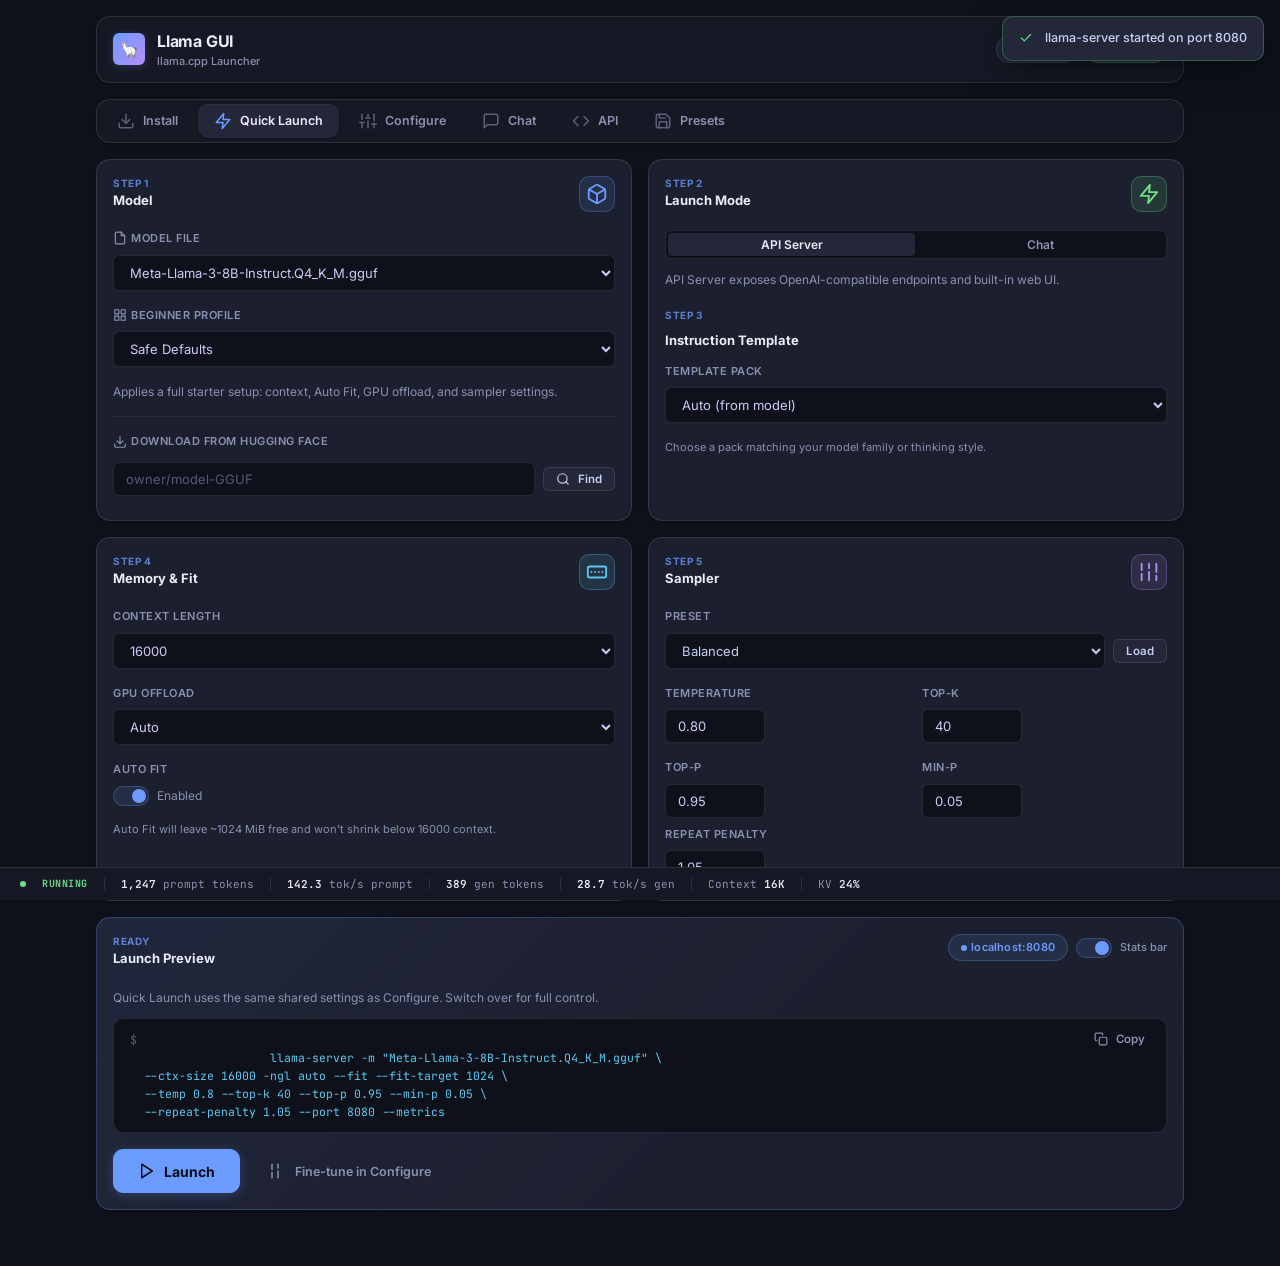
<file: ui/mockup-top-tabs.html>
<!DOCTYPE html>
<html lang="en">
<head>
    <meta charset="UTF-8">
    <meta name="viewport" content="width=device-width, initial-scale=1.0">
    <meta name="color-scheme" content="dark">
    <title>Llama GUI — Mockup: Polished Top Tabs</title>
    <link rel="icon" href="data:image/svg+xml,<svg xmlns='http://www.w3.org/2000/svg' viewBox='0 0 32 32'><text y='28' font-size='28'>🦙</text></svg>">
    <link rel="preconnect" href="https://fonts.googleapis.com">
    <link rel="preconnect" href="https://fonts.gstatic.com" crossorigin>
    <link href="https://fonts.googleapis.com/css2?family=Inter:wght@400;500;600;700&family=JetBrains+Mono:wght@400;500;600&display=swap" rel="stylesheet">
    <style>
        *, *::before, *::after { margin: 0; padding: 0; box-sizing: border-box; }

        :root {
            --bg-base: #0f111a;
            --bg-surface: #161824;
            --bg-raised: #1c1f2e;
            --bg-elevated: #232738;
            --bg-hover: #2a2e42;
            --fg: #c8cef5;
            --fg-muted: #8b91b0;
            --fg-bright: #eaecf8;
            --fg-faint: #555a74;
            --accent: #6c9bff;
            --accent-hover: #85aeff;
            --accent-subtle: rgba(108, 155, 255, 0.12);
            --accent-border: rgba(108, 155, 255, 0.28);
            --green: #6ee08a;
            --green-subtle: rgba(110, 224, 138, 0.12);
            --green-border: rgba(110, 224, 138, 0.28);
            --red: #ff6b8a;
            --red-subtle: rgba(255, 107, 138, 0.12);
            --red-border: rgba(255, 107, 138, 0.28);
            --yellow: #f0c75e;
            --yellow-subtle: rgba(240, 199, 94, 0.12);
            --yellow-border: rgba(240, 199, 94, 0.28);
            --cyan: #5cc8f0;
            --magenta: #b48efa;
            --border: rgba(255, 255, 255, 0.06);
            --border-strong: rgba(255, 255, 255, 0.10);

            --radius-xs: 4px;
            --radius-sm: 6px;
            --radius-md: 10px;
            --radius-lg: 14px;

            --shadow-sm: 0 1px 2px rgba(0,0,0,0.3);
            --shadow-md: 0 4px 12px rgba(0,0,0,0.25), 0 1px 3px rgba(0,0,0,0.15);
            --shadow-lg: 0 12px 36px rgba(0,0,0,0.35), 0 2px 8px rgba(0,0,0,0.2);
            --shadow-accent: 0 2px 12px rgba(108, 155, 255, 0.25);

            --font: 'Inter', system-ui, -apple-system, sans-serif;
            --mono: 'JetBrains Mono', 'Cascadia Code', 'Fira Code', monospace;

            --space-1: 4px;
            --space-2: 8px;
            --space-3: 12px;
            --space-4: 16px;
            --space-5: 20px;
            --space-6: 24px;

            --ease-fast: 0.12s ease;
            --ease-med: 0.2s cubic-bezier(0.4, 0, 0.2, 1);
        }

        @media (prefers-reduced-motion: reduce) {
            *, *::before, *::after { transition-duration: 0s !important; animation-duration: 0s !important; }
        }

        body {
            background: var(--bg-base);
            color: var(--fg);
            font-family: var(--font);
            font-size: 13px;
            line-height: 1.5;
            min-height: 100vh;
            -webkit-font-smoothing: antialiased;
        }

        .icon {
            display: inline-flex;
            align-items: center;
            justify-content: center;
            width: 18px;
            height: 18px;
            flex-shrink: 0;
        }
        .icon svg {
            width: 100%;
            height: 100%;
            stroke: currentColor;
            stroke-width: 2;
            stroke-linecap: round;
            stroke-linejoin: round;
            fill: none;
        }
        .icon-sm { width: 14px; height: 14px; }
        .icon-lg { width: 22px; height: 22px; }

        #app {
            max-width: 1120px;
            margin: 0 auto;
            padding: var(--space-4);
            padding-bottom: 56px;
        }

        .app-header {
            display: flex;
            align-items: center;
            justify-content: space-between;
            padding: var(--space-3) var(--space-4);
            margin-bottom: var(--space-4);
            background: var(--bg-surface);
            border: 1px solid var(--border-strong);
            border-radius: var(--radius-lg);
            box-shadow: var(--shadow-sm);
        }

        .app-brand {
            display: flex;
            align-items: center;
            gap: var(--space-3);
        }

        .app-logo {
            width: 32px;
            height: 32px;
            border-radius: var(--radius-sm);
            background: linear-gradient(135deg, var(--accent) 0%, var(--magenta) 100%);
            display: flex;
            align-items: center;
            justify-content: center;
            font-size: 16px;
            box-shadow: 0 2px 8px rgba(108, 155, 255, 0.2);
        }

        .app-title {
            font-size: 16px;
            font-weight: 700;
            color: var(--fg-bright);
            letter-spacing: -0.2px;
        }

        .app-subtitle {
            font-size: 11px;
            color: var(--fg-muted);
            font-weight: 500;
        }

        .header-badges {
            display: flex;
            gap: var(--space-2);
            align-items: center;
        }

        .badge {
            display: inline-flex;
            align-items: center;
            gap: var(--space-1);
            padding: var(--space-1) var(--space-3);
            border-radius: 100px;
            font-size: 11px;
            font-weight: 600;
            letter-spacing: 0.2px;
        }
        .badge-neutral { background: var(--bg-elevated); color: var(--fg-muted); border: 1px solid var(--border-strong); }
        .badge-green { background: var(--green-subtle); color: var(--green); border: 1px solid var(--green-border); }
        .badge-accent { background: var(--accent-subtle); color: var(--accent); border: 1px solid var(--accent-border); }

        .badge-dot {
            width: 6px;
            height: 6px;
            border-radius: 50%;
            background: currentColor;
            animation: pulse-dot 2s ease infinite;
        }
        @keyframes pulse-dot {
            0%, 100% { opacity: 1; }
            50% { opacity: 0.4; }
        }

        .tab-nav {
            display: flex;
            align-items: center;
            gap: var(--space-1);
            margin-bottom: var(--space-4);
            padding: var(--space-1);
            background: var(--bg-surface);
            border: 1px solid var(--border-strong);
            border-radius: var(--radius-lg);
            box-shadow: var(--shadow-sm);
            overflow-x: auto;
        }

        .tab-btn {
            display: flex;
            align-items: center;
            gap: var(--space-2);
            padding: var(--space-2) var(--space-4);
            border: none;
            border-radius: var(--radius-md);
            background: transparent;
            color: var(--fg-muted);
            font-family: var(--font);
            font-size: 12.5px;
            font-weight: 600;
            cursor: pointer;
            transition: all var(--ease-fast);
            white-space: nowrap;
        }

        .tab-btn:hover {
            color: var(--fg);
            background: var(--bg-hover);
        }

        .tab-btn.active {
            color: var(--fg-bright);
            background: var(--bg-elevated);
            box-shadow: var(--shadow-sm), inset 0 1px 0 rgba(255,255,255,0.04);
        }

        .tab-btn .icon { opacity: 0.6; transition: opacity var(--ease-fast); }
        .tab-btn.active .icon, .tab-btn:hover .icon { opacity: 1; }
        .tab-btn.active .icon { color: var(--accent); }

        .panel {
            background: var(--bg-surface);
            border: 1px solid var(--border-strong);
            border-radius: var(--radius-lg);
            padding: var(--space-5);
            box-shadow: var(--shadow-md);
        }

        .panel-title {
            font-size: 15px;
            font-weight: 700;
            color: var(--fg-bright);
            margin-bottom: var(--space-4);
            display: flex;
            align-items: center;
            gap: var(--space-2);
        }

        .card {
            padding: var(--space-4);
            border: 1px solid var(--border-strong);
            border-radius: var(--radius-lg);
            background: var(--bg-raised);
            box-shadow: var(--shadow-sm);
            transition: box-shadow var(--ease-med), border-color var(--ease-med);
        }
        .card:hover {
            border-color: var(--accent-border);
            box-shadow: var(--shadow-md), 0 0 0 1px var(--accent-border);
        }

        .card-header {
            display: flex;
            align-items: flex-start;
            justify-content: space-between;
            gap: var(--space-3);
            margin-bottom: var(--space-4);
        }

        .card-title {
            font-size: 13px;
            font-weight: 700;
            color: var(--fg-bright);
            margin-bottom: var(--space-1);
        }

        .card-kicker {
            font-size: 10px;
            font-weight: 700;
            letter-spacing: 0.6px;
            text-transform: uppercase;
            color: var(--accent);
            opacity: 0.8;
        }

        .card-icon {
            width: 36px;
            height: 36px;
            border-radius: var(--radius-md);
            display: flex;
            align-items: center;
            justify-content: center;
            flex-shrink: 0;
        }
        .card-icon.icon-blue { background: var(--accent-subtle); color: var(--accent); border: 1px solid var(--accent-border); }
        .card-icon.icon-green { background: var(--green-subtle); color: var(--green); border: 1px solid var(--green-border); }
        .card-icon.icon-cyan { background: rgba(92, 200, 240, 0.12); color: var(--cyan); border: 1px solid rgba(92, 200, 240, 0.28); }
        .card-icon.icon-magenta { background: rgba(180, 142, 250, 0.12); color: var(--magenta); border: 1px solid rgba(180, 142, 250, 0.28); }

        .form-group { margin-bottom: var(--space-4); }

        .form-label {
            display: flex;
            align-items: center;
            gap: var(--space-1);
            font-size: 11px;
            font-weight: 600;
            color: var(--fg-muted);
            text-transform: uppercase;
            letter-spacing: 0.5px;
            margin-bottom: var(--space-2);
        }

        .input-row {
            display: flex;
            gap: var(--space-2);
            align-items: center;
        }

        input[type="text"], input[type="number"], select {
            background: var(--bg-base);
            border: 1px solid var(--border-strong);
            border-radius: var(--radius-sm);
            color: var(--fg);
            padding: var(--space-2) var(--space-3);
            font-family: var(--font);
            font-size: 13px;
            outline: none;
            transition: border-color var(--ease-fast), box-shadow var(--ease-fast);
        }
        input:focus, select:focus {
            border-color: var(--accent);
            box-shadow: 0 0 0 3px var(--accent-subtle);
        }
        input::placeholder { color: var(--fg-faint); }
        select { cursor: pointer; min-width: 160px; }
        input[type="text"] { flex: 1; min-width: 120px; }
        input[type="number"] { width: 100px; }

        .toggle {
            position: relative;
            display: inline-flex;
            align-items: center;
            gap: var(--space-2);
            cursor: pointer;
            font-size: 12px;
            color: var(--fg-muted);
            font-weight: 500;
        }
        .toggle input { display: none; }
        .toggle-track {
            width: 36px;
            height: 20px;
            border-radius: 10px;
            background: var(--bg-elevated);
            border: 1px solid var(--border-strong);
            position: relative;
            transition: all var(--ease-fast);
        }
        .toggle-thumb {
            position: absolute;
            top: 2px;
            left: 2px;
            width: 14px;
            height: 14px;
            border-radius: 50%;
            background: var(--fg-muted);
            transition: all var(--ease-fast);
        }
        .toggle input:checked + .toggle-track {
            background: var(--accent-subtle);
            border-color: var(--accent-border);
        }
        .toggle input:checked + .toggle-track .toggle-thumb {
            transform: translateX(16px);
            background: var(--accent);
        }

        .seg-control {
            display: inline-flex;
            background: var(--bg-base);
            border: 1px solid var(--border-strong);
            border-radius: var(--radius-sm);
            padding: 2px;
            gap: 2px;
        }
        .seg-btn {
            padding: var(--space-1) var(--space-3);
            border: none;
            border-radius: var(--radius-xs);
            background: transparent;
            color: var(--fg-muted);
            font-family: var(--font);
            font-size: 12px;
            font-weight: 600;
            cursor: pointer;
            transition: all var(--ease-fast);
        }
        .seg-btn:hover { color: var(--fg); }
        .seg-btn.active {
            background: var(--bg-elevated);
            color: var(--fg-bright);
            box-shadow: var(--shadow-sm);
        }

        .btn {
            display: inline-flex;
            align-items: center;
            justify-content: center;
            gap: var(--space-2);
            padding: var(--space-2) var(--space-4);
            border: 1px solid var(--border-strong);
            border-radius: var(--radius-sm);
            background: var(--bg-elevated);
            color: var(--fg);
            font-family: var(--font);
            font-size: 12.5px;
            font-weight: 600;
            cursor: pointer;
            transition: all var(--ease-fast);
            white-space: nowrap;
        }
        .btn:hover { background: var(--bg-hover); border-color: rgba(255,255,255,0.14); }
        .btn:active { transform: scale(0.97); }

        .btn-primary {
            background: var(--accent);
            color: #0a0e1a;
            border-color: var(--accent);
            font-weight: 700;
            box-shadow: var(--shadow-accent);
        }
        .btn-primary:hover { background: var(--accent-hover); border-color: var(--accent-hover); }

        .btn-danger { background: var(--red-subtle); color: var(--red); border-color: var(--red-border); }
        .btn-danger:hover { background: rgba(255, 107, 138, 0.2); }

        .btn-ghost { background: transparent; border-color: transparent; color: var(--fg-muted); }
        .btn-ghost:hover { color: var(--fg); background: var(--bg-hover); }

        .btn-sm { padding: var(--space-1) var(--space-3); font-size: 11.5px; }
        .btn-lg { padding: var(--space-3) var(--space-6); font-size: 14px; border-radius: var(--radius-md); }

        .quick-grid {
            display: grid;
            grid-template-columns: repeat(2, minmax(0, 1fr));
            gap: var(--space-4);
        }
        .quick-grid .span-full { grid-column: 1 / -1; }

        .launch-preview {
            background: linear-gradient(135deg, rgba(108, 155, 255, 0.06) 0%, transparent 60%), var(--bg-raised);
            border-color: var(--accent-border);
        }

        .code-block {
            display: block;
            margin-top: var(--space-3);
            padding: var(--space-3) var(--space-4);
            background: var(--bg-base);
            border: 1px solid var(--border-strong);
            border-radius: var(--radius-md);
            color: var(--cyan);
            font-family: var(--mono);
            font-size: 11.5px;
            line-height: 1.55;
            white-space: pre-wrap;
            word-break: break-word;
            position: relative;
        }
        .code-block::before {
            content: "$";
            color: var(--fg-faint);
            margin-right: var(--space-2);
        }

        .copy-btn { position: absolute; top: var(--space-2); right: var(--space-2); }

        .accordion {
            border: 1px solid var(--border-strong);
            border-radius: var(--radius-md);
            overflow: hidden;
            margin-bottom: var(--space-2);
            box-shadow: var(--shadow-sm);
        }
        .accordion-trigger {
            width: 100%;
            display: flex;
            align-items: center;
            gap: var(--space-3);
            padding: var(--space-3) var(--space-4);
            background: var(--bg-raised);
            border: none;
            color: var(--fg);
            font-family: var(--font);
            font-size: 13px;
            font-weight: 600;
            cursor: pointer;
            text-align: left;
            transition: background var(--ease-fast);
        }
        .accordion-trigger:hover { background: var(--bg-elevated); }
        .accordion-trigger .chevron { transition: transform var(--ease-med); color: var(--fg-faint); }
        .accordion-trigger.open .chevron { transform: rotate(90deg); }
        .accordion-trigger .count { margin-left: auto; font-size: 11px; color: var(--fg-faint); font-weight: 500; }
        .accordion-body {
            padding: var(--space-3) var(--space-4);
            border-top: 1px solid var(--border);
            background: var(--bg-surface);
        }

        .flag-row {
            display: grid;
            grid-template-columns: 1fr 1fr;
            gap: var(--space-3) var(--space-5);
            align-items: center;
            padding: var(--space-2) 0;
        }
        .flag-name { font-family: var(--mono); font-size: 12px; color: var(--cyan); font-weight: 500; }
        .flag-desc { font-size: 11px; color: var(--fg-muted); margin-top: var(--space-1); }

        .progress-wrap { margin: var(--space-4) 0; }
        .progress-track {
            height: 6px;
            background: var(--bg-base);
            border-radius: 3px;
            overflow: hidden;
            border: 1px solid var(--border);
        }
        .progress-fill {
            height: 100%;
            background: linear-gradient(90deg, var(--accent), var(--magenta));
            border-radius: 3px;
            width: 67%;
            transition: width 0.4s ease;
            position: relative;
        }
        .progress-fill::after {
            content: '';
            position: absolute;
            inset: 0;
            background: linear-gradient(90deg, transparent, rgba(255,255,255,0.15), transparent);
            animation: shimmer 2s infinite;
        }
        @keyframes shimmer {
            0% { transform: translateX(-100%); }
            100% { transform: translateX(100%); }
        }
        .progress-text { font-size: 11px; color: var(--fg-muted); margin-top: var(--space-2); font-family: var(--mono); }

        .terminal {
            background: var(--bg-base);
            border: 1px solid var(--border-strong);
            border-radius: var(--radius-md);
            padding: var(--space-4);
            font-family: var(--mono);
            font-size: 12px;
            line-height: 1.6;
            color: var(--green);
            min-height: 160px;
            max-height: 300px;
            overflow-y: auto;
            white-space: pre-wrap;
            word-break: break-word;
        }

        .toast-container {
            position: fixed;
            top: var(--space-4);
            right: var(--space-4);
            z-index: 1000;
            display: flex;
            flex-direction: column;
            gap: var(--space-2);
        }
        .toast {
            display: flex;
            align-items: center;
            gap: var(--space-3);
            padding: var(--space-3) var(--space-4);
            border-radius: var(--radius-md);
            background: var(--bg-elevated);
            border: 1px solid var(--border-strong);
            box-shadow: var(--shadow-lg);
            font-size: 12.5px;
            font-weight: 500;
            color: var(--fg);
            animation: toast-in 0.3s ease;
            min-width: 260px;
        }
        .toast-success { border-color: var(--green-border); }
        .toast-success .toast-icon { color: var(--green); }
        @keyframes toast-in {
            from { opacity: 0; transform: translateY(-12px) scale(0.96); }
            to { opacity: 1; transform: translateY(0) scale(1); }
        }

        .stats-bar {
            position: fixed;
            bottom: 0;
            left: 0;
            right: 0;
            display: flex;
            align-items: center;
            gap: var(--space-4);
            padding: var(--space-2) var(--space-5);
            background: var(--bg-surface);
            border-top: 1px solid var(--border-strong);
            font-family: var(--mono);
            font-size: 11px;
            color: var(--fg-muted);
            z-index: 90;
        }
        .stats-dot {
            width: 6px;
            height: 6px;
            border-radius: 50%;
            background: var(--green);
            animation: pulse-dot 2s ease infinite;
        }
        .stats-label { color: var(--green); font-weight: 600; text-transform: uppercase; letter-spacing: 0.5px; font-size: 10px; }
        .stats-sep { width: 1px; height: 12px; background: var(--border-strong); }
        .stats-value { color: var(--fg-bright); font-weight: 600; }

        .chat-layout {
            display: flex;
            gap: var(--space-3);
            height: calc(100vh - 210px);
            min-height: 400px;
        }
        .chat-main {
            flex: 1;
            min-width: 0;
            display: flex;
            flex-direction: column;
            border: 1px solid var(--border-strong);
            border-radius: var(--radius-lg);
            overflow: hidden;
            background: var(--bg-surface);
            box-shadow: var(--shadow-md);
        }
        .chat-messages {
            flex: 1;
            overflow-y: auto;
            padding: var(--space-5);
            display: flex;
            flex-direction: column;
            gap: var(--space-3);
        }
        .chat-msg {
            display: flex;
            gap: var(--space-3);
            max-width: 82%;
            animation: msg-in 0.2s ease;
        }
        @keyframes msg-in {
            from { opacity: 0; transform: translateY(6px); }
            to { opacity: 1; transform: translateY(0); }
        }
        .chat-msg.user { align-self: flex-end; flex-direction: row-reverse; }
        .chat-msg.assistant { align-self: flex-start; }

        .chat-avatar {
            width: 28px;
            height: 28px;
            border-radius: var(--radius-sm);
            display: flex;
            align-items: center;
            justify-content: center;
            font-size: 12px;
            font-weight: 700;
            flex-shrink: 0;
        }
        .chat-msg.user .chat-avatar { background: var(--accent); color: #0a0e1a; }
        .chat-msg.assistant .chat-avatar { background: var(--magenta); color: #0a0e1a; }

        .chat-bubble {
            padding: var(--space-3) var(--space-4);
            border-radius: var(--radius-lg);
            font-size: 13px;
            line-height: 1.55;
            word-break: break-word;
        }
        .chat-msg.user .chat-bubble {
            background: var(--accent-subtle);
            border: 1px solid var(--accent-border);
            border-top-right-radius: var(--radius-xs);
            color: var(--fg-bright);
        }
        .chat-msg.assistant .chat-bubble {
            background: var(--bg-raised);
            border: 1px solid var(--border-strong);
            border-top-left-radius: var(--radius-xs);
            color: var(--fg);
        }
        .chat-bubble code {
            background: rgba(0,0,0,0.3);
            padding: 1px 5px;
            border-radius: 3px;
            font-family: var(--mono);
            font-size: 11.5px;
            color: var(--cyan);
        }
        .chat-bubble pre {
            background: rgba(0,0,0,0.3);
            padding: var(--space-3);
            border-radius: var(--radius-sm);
            margin: var(--space-2) 0;
            overflow-x: auto;
            font-family: var(--mono);
            font-size: 12px;
            line-height: 1.5;
        }
        .chat-bubble pre code { background: none; padding: 0; color: var(--fg); }
        .chat-bubble strong { color: var(--fg-bright); }
        .chat-bubble p { margin-bottom: var(--space-1); }
        .chat-bubble p:last-child { margin-bottom: 0; }

        .chat-input-area {
            padding: var(--space-3) var(--space-4);
            border-top: 1px solid var(--border-strong);
            background: var(--bg-raised);
        }
        .chat-input-row { display: flex; gap: var(--space-2); align-items: flex-end; }
        textarea.chat-input {
            flex: 1;
            min-height: 40px;
            max-height: 140px;
            resize: none;
            background: var(--bg-base);
            border: 1px solid var(--border-strong);
            border-radius: var(--radius-md);
            color: var(--fg);
            padding: var(--space-3);
            font-family: var(--font);
            font-size: 13px;
            outline: none;
            transition: border-color var(--ease-fast), box-shadow var(--ease-fast);
            line-height: 1.4;
        }
        textarea.chat-input:focus {
            border-color: var(--accent);
            box-shadow: 0 0 0 3px var(--accent-subtle);
        }
        textarea.chat-input::placeholder { color: var(--fg-faint); }

        .chat-input-meta {
            display: flex;
            gap: var(--space-2);
            align-items: center;
            margin-top: var(--space-2);
            font-size: 11px;
            color: var(--fg-faint);
        }
        .chat-input-meta kbd {
            background: var(--bg-elevated);
            border: 1px solid var(--border-strong);
            border-radius: 3px;
            padding: 1px 5px;
            font-family: var(--mono);
            font-size: 10px;
        }

        .chat-sidebar {
            width: 280px;
            flex-shrink: 0;
            display: flex;
            flex-direction: column;
            border: 1px solid var(--border-strong);
            border-radius: var(--radius-lg);
            overflow: hidden;
            background: var(--bg-surface);
            box-shadow: var(--shadow-sm);
        }
        .sidebar-head {
            display: flex;
            align-items: center;
            justify-content: space-between;
            padding: var(--space-3) var(--space-4);
            border-bottom: 1px solid var(--border-strong);
            background: var(--bg-raised);
        }
        .sidebar-head h3 {
            font-size: 11px;
            font-weight: 700;
            color: var(--fg-muted);
            text-transform: uppercase;
            letter-spacing: 0.5px;
        }
        .sidebar-body {
            flex: 1;
            overflow-y: auto;
            padding: var(--space-4);
            display: flex;
            flex-direction: column;
            gap: var(--space-4);
        }
        .sidebar-label {
            font-size: 10px;
            font-weight: 700;
            color: var(--fg-faint);
            text-transform: uppercase;
            letter-spacing: 0.5px;
            margin-bottom: var(--space-2);
        }
        .sampler-control { margin-bottom: var(--space-3); }
        .sampler-header {
            display: flex;
            align-items: center;
            justify-content: space-between;
            margin-bottom: var(--space-1);
        }
        .sampler-name { font-size: 12px; font-weight: 600; color: var(--fg); }
        .sampler-val { font-size: 11px; font-family: var(--mono); color: var(--accent); font-weight: 600; }
        .sampler-desc { font-size: 10px; color: var(--fg-muted); margin-bottom: var(--space-2); }
        .chat-sidebar input[type="range"] {
            -webkit-appearance: none;
            width: 100%;
            height: 4px;
            background: var(--bg-elevated);
            border-radius: 2px;
            outline: none;
            cursor: pointer;
        }
        .chat-sidebar input[type="range"]::-webkit-slider-thumb {
            -webkit-appearance: none;
            width: 14px;
            height: 14px;
            border-radius: 50%;
            background: var(--accent);
            border: 2px solid var(--bg-surface);
            cursor: pointer;
            box-shadow: 0 1px 4px rgba(0,0,0,0.3);
        }

        .chat-history {
            width: 240px;
            flex-shrink: 0;
            display: flex;
            flex-direction: column;
            border: 1px solid var(--border-strong);
            border-radius: var(--radius-lg);
            overflow: hidden;
            background: var(--bg-surface);
            box-shadow: var(--shadow-sm);
        }
        .history-item {
            display: flex;
            flex-direction: column;
            padding: var(--space-2) var(--space-3);
            cursor: pointer;
            border-left: 3px solid transparent;
            transition: all var(--ease-fast);
        }
        .history-item:hover { background: var(--bg-hover); }
        .history-item.active { border-left-color: var(--accent); background: var(--accent-subtle); }
        .history-title { font-size: 12px; font-weight: 600; color: var(--fg); white-space: nowrap; overflow: hidden; text-overflow: ellipsis; }
        .history-preview { font-size: 11px; color: var(--fg-muted); white-space: nowrap; overflow: hidden; text-overflow: ellipsis; }
        .history-time { font-size: 10px; color: var(--fg-faint); margin-top: 2px; }

        .empty-state {
            flex: 1;
            display: flex;
            flex-direction: column;
            align-items: center;
            justify-content: center;
            gap: var(--space-3);
            color: var(--fg-muted);
            padding: 40px;
            text-align: center;
        }
        .empty-icon {
            width: 56px;
            height: 56px;
            border-radius: var(--radius-lg);
            background: var(--accent-subtle);
            border: 1px solid var(--accent-border);
            display: flex;
            align-items: center;
            justify-content: center;
            color: var(--accent);
            margin-bottom: var(--space-2);
        }
        .empty-state h3 { font-size: 15px; font-weight: 700; color: var(--fg-bright); }
        .empty-state p { font-size: 13px; max-width: 340px; line-height: 1.5; }

        .suggestion-chips {
            display: flex;
            flex-wrap: wrap;
            gap: var(--space-2);
            margin-top: var(--space-3);
            justify-content: center;
        }
        .suggestion-chip {
            padding: var(--space-1) var(--space-3);
            border: 1px solid var(--border-strong);
            border-radius: 100px;
            background: var(--bg-raised);
            color: var(--fg-muted);
            font-size: 12px;
            cursor: pointer;
            transition: all var(--ease-fast);
        }
        .suggestion-chip:hover {
            border-color: var(--accent-border);
            color: var(--accent);
            background: var(--accent-subtle);
        }

        .modal-overlay {
            position: fixed;
            inset: 0;
            background: rgba(0, 0, 0, 0.6);
            backdrop-filter: blur(4px);
            display: flex;
            align-items: center;
            justify-content: center;
            z-index: 1000;
            padding: var(--space-4);
            animation: overlay-in 0.2s ease;
        }
        @keyframes overlay-in { from { opacity: 0; } to { opacity: 1; } }
        .modal-card {
            width: min(420px, 100%);
            background: var(--bg-surface);
            border: 1px solid var(--border-strong);
            border-radius: var(--radius-lg);
            padding: var(--space-5);
            box-shadow: var(--shadow-lg);
            animation: modal-in 0.25s ease;
        }
        @keyframes modal-in {
            from { opacity: 0; transform: scale(0.95) translateY(8px); }
            to { opacity: 1; transform: scale(1) translateY(0); }
        }
        .modal-card h3 { font-size: 15px; font-weight: 700; color: var(--fg-bright); margin-bottom: var(--space-2); }
        .modal-card p { font-size: 13px; color: var(--fg-muted); margin-bottom: var(--space-5); }
        .modal-actions { display: flex; gap: var(--space-2); justify-content: flex-end; }

        ::-webkit-scrollbar { width: 6px; height: 6px; }
        ::-webkit-scrollbar-track { background: transparent; }
        ::-webkit-scrollbar-thumb { background: var(--bg-hover); border-radius: 3px; }
        ::-webkit-scrollbar-thumb:hover { background: var(--fg-faint); }

        @media (max-width: 700px) {
            .quick-grid { grid-template-columns: 1fr; }
            .quick-grid .span-full { grid-column: auto; }
            .chat-layout { flex-direction: column; height: auto; }
            .chat-history, .chat-sidebar { width: 100%; }
            .flag-row { grid-template-columns: 1fr; }
            .tab-btn { padding: var(--space-2) var(--space-3); }
            .tab-btn .tab-label { display: none; }
        }
    </style>
</head>
<body>

<div class="toast-container">
    <div class="toast toast-success">
        <span class="icon toast-icon icon-sm"><svg viewBox="0 0 24 24"><polyline points="20 6 9 17 4 12"/></svg></span>
        <span>llama-server started on port 8080</span>
    </div>
</div>

<div id="app">

    <header class="app-header">
        <div class="app-brand">
            <div class="app-logo">🦙</div>
            <div>
                <div class="app-title">Llama GUI</div>
                <div class="app-subtitle">llama.cpp Launcher</div>
            </div>
        </div>
        <div class="header-badges">
            <span class="badge badge-neutral">
                <span class="icon icon-sm"><svg viewBox="0 0 24 24"><path d="M21 15v4a2 2 0 0 1-2 2H5a2 2 0 0 1-2-2v-4"/><polyline points="7 10 12 15 17 10"/><line x1="12" y1="15" x2="12" y2="3"/></svg></span>
                v0.9.2
            </span>
            <span class="badge badge-green"><span class="badge-dot"></span> Running</span>
        </div>
    </header>

    <nav class="tab-nav">
        <button class="tab-btn" data-section="install">
            <span class="icon"><svg viewBox="0 0 24 24"><path d="M21 15v4a2 2 0 0 1-2 2H5a2 2 0 0 1-2-2v-4"/><polyline points="7 10 12 15 17 10"/><line x1="12" y1="15" x2="12" y2="3"/></svg></span>
            <span class="tab-label">Install</span>
        </button>
        <button class="tab-btn active" data-section="quick-launch">
            <span class="icon"><svg viewBox="0 0 24 24"><polygon points="13 2 3 14 12 14 11 22 21 10 12 10 13 2"/></svg></span>
            <span class="tab-label">Quick Launch</span>
        </button>
        <button class="tab-btn" data-section="configure">
            <span class="icon"><svg viewBox="0 0 24 24"><line x1="4" y1="21" x2="4" y2="14"/><line x1="4" y1="10" x2="4" y2="3"/><line x1="12" y1="21" x2="12" y2="12"/><line x1="12" y1="8" x2="12" y2="3"/><line x1="20" y1="21" x2="20" y2="16"/><line x1="20" y1="12" x2="20" y2="3"/><line x1="1" y1="14" x2="7" y2="14"/><line x1="9" y1="8" x2="15" y2="8"/><line x1="17" y1="16" x2="23" y2="16"/></svg></span>
            <span class="tab-label">Configure</span>
        </button>
        <button class="tab-btn" data-section="chat">
            <span class="icon"><svg viewBox="0 0 24 24"><path d="M21 15a2 2 0 0 1-2 2H7l-4 4V5a2 2 0 0 1 2-2h14a2 2 0 0 1 2 2z"/></svg></span>
            <span class="tab-label">Chat</span>
        </button>
        <button class="tab-btn" data-section="api">
            <span class="icon"><svg viewBox="0 0 24 24"><polyline points="16 18 22 12 16 6"/><polyline points="8 6 2 12 8 18"/></svg></span>
            <span class="tab-label">API</span>
        </button>
        <button class="tab-btn" data-section="presets">
            <span class="icon"><svg viewBox="0 0 24 24"><path d="M19 21H5a2 2 0 0 1-2-2V5a2 2 0 0 1 2-2h11l5 5v11a2 2 0 0 1-2 2z"/><polyline points="17 21 17 13 7 13 7 21"/><polyline points="7 3 7 8 15 8"/></svg></span>
            <span class="tab-label">Presets</span>
        </button>
    </nav>

    <!-- ═══ QUICK LAUNCH ═══ -->
    <div class="section-panel" id="section-quick-launch">
        <div class="quick-grid">

            <div class="card">
                <div class="card-header">
                    <div>
                        <div class="card-kicker">Step 1</div>
                        <div class="card-title">Model</div>
                    </div>
                    <div class="card-icon icon-blue">
                        <span class="icon icon-lg"><svg viewBox="0 0 24 24"><path d="M21 16V8a2 2 0 0 0-1-1.73l-7-4a2 2 0 0 0-2 0l-7 4A2 2 0 0 0 3 8v8a2 2 0 0 0 1 1.73l7 4a2 2 0 0 0 2 0l7-4A2 2 0 0 0 21 16z"/><polyline points="3.27 6.96 12 12.01 20.73 6.96"/><line x1="12" y1="22.08" x2="12" y2="12"/></svg></span>
                    </div>
                </div>
                <div class="form-group">
                    <label class="form-label">
                        <span class="icon icon-sm"><svg viewBox="0 0 24 24"><path d="M14 2H6a2 2 0 0 0-2 2v16a2 2 0 0 0 2 2h12a2 2 0 0 0 2-2V8z"/><polyline points="14 2 14 8 20 8"/></svg></span>
                        Model File
                    </label>
                    <select style="width:100%;">
                        <option>Meta-Llama-3-8B-Instruct.Q4_K_M.gguf</option>
                        <option>mistral-7b-v0.2.Q5_K_M.gguf</option>
                        <option>phi-3-mini-4k-instruct.Q4.gguf</option>
                    </select>
                </div>
                <div class="form-group">
                    <label class="form-label">
                        <span class="icon icon-sm"><svg viewBox="0 0 24 24"><rect x="3" y="3" width="7" height="7"/><rect x="14" y="3" width="7" height="7"/><rect x="14" y="14" width="7" height="7"/><rect x="3" y="14" width="7" height="7"/></svg></span>
                        Beginner Profile
                    </label>
                    <select style="width:100%;">
                        <option value="">Choose a profile...</option>
                        <option value="safe-defaults" selected>Safe Defaults</option>
                        <option value="balanced">Balanced</option>
                        <option value="low-memory">Low Memory</option>
                        <option value="long-context">Long Context</option>
                        <option value="creative-chat">Creative Chat</option>
                    </select>
                </div>
                <p style="font-size:12px; color:var(--fg-muted); line-height:1.45;">Applies a full starter setup: context, Auto Fit, GPU offload, and sampler settings.</p>
                <div style="margin-top:var(--space-4); padding-top:var(--space-4); border-top:1px solid var(--border);">
                    <div class="form-label" style="margin-bottom:var(--space-3);">
                        <span class="icon icon-sm"><svg viewBox="0 0 24 24"><path d="M21 15v4a2 2 0 0 1-2 2H5a2 2 0 0 1-2-2v-4"/><polyline points="7 10 12 15 17 10"/><line x1="12" y1="15" x2="12" y2="3"/></svg></span>
                        Download from Hugging Face
                    </div>
                    <div class="input-row" style="margin-bottom:var(--space-2);">
                        <input type="text" placeholder="owner/model-GGUF" style="flex:1;">
                        <button class="btn btn-sm">
                            <span class="icon icon-sm"><svg viewBox="0 0 24 24"><circle cx="11" cy="11" r="8"/><line x1="21" y1="21" x2="16.65" y2="16.65"/></svg></span>
                            Find
                        </button>
                    </div>
                </div>
            </div>

            <div class="card">
                <div class="card-header">
                    <div>
                        <div class="card-kicker">Step 2</div>
                        <div class="card-title">Launch Mode</div>
                    </div>
                    <div class="card-icon icon-green">
                        <span class="icon icon-lg"><svg viewBox="0 0 24 24"><polygon points="13 2 3 14 12 14 11 22 21 10 12 10 13 2"/></svg></span>
                    </div>
                </div>
                <div class="seg-control" style="width:100%;">
                    <button class="seg-btn active" style="flex:1;">API Server</button>
                    <button class="seg-btn" style="flex:1;">Chat</button>
                </div>
                <p style="font-size:12px; color:var(--fg-muted); margin-top:var(--space-3); line-height:1.45;">API Server exposes OpenAI-compatible endpoints and built-in web UI.</p>
                <div style="margin-top:var(--space-5);">
                    <div class="card-kicker" style="margin-bottom:var(--space-2);">Step 3</div>
                    <div class="card-title" style="margin-bottom:var(--space-3);">Instruction Template</div>
                    <div class="form-group">
                        <label class="form-label">Template Pack</label>
                        <select style="width:100%;">
                            <option>Auto (from model)</option>
                            <option>ChatML</option>
                            <option>Llama 3 Chat</option>
                            <option>Mistral Tekken</option>
                            <option>CommandR</option>
                        </select>
                    </div>
                    <p style="font-size:11px; color:var(--fg-muted);">Choose a pack matching your model family or thinking style.</p>
                </div>
            </div>

            <div class="card">
                <div class="card-header">
                    <div>
                        <div class="card-kicker">Step 4</div>
                        <div class="card-title">Memory &amp; Fit</div>
                    </div>
                    <div class="card-icon icon-cyan">
                        <span class="icon icon-lg"><svg viewBox="0 0 24 24"><rect x="2" y="6" width="20" height="12" rx="2"/><line x1="6" y1="12" x2="6" y2="12.01"/><line x1="10" y1="12" x2="10" y2="12.01"/><line x1="14" y1="12" x2="14" y2="12.01"/><line x1="18" y1="12" x2="18" y2="12.01"/></svg></span>
                    </div>
                </div>
                <div class="form-group">
                    <label class="form-label">Context Length</label>
                    <select style="width:100%;">
                        <option>8192</option>
                        <option selected>16000</option>
                        <option>32768</option>
                        <option>64000</option>
                        <option>128000</option>
                    </select>
                </div>
                <div class="form-group">
                    <label class="form-label">GPU Offload</label>
                    <select style="width:100%;">
                        <option selected>Auto</option>
                        <option>CPU only</option>
                        <option>All GPU layers</option>
                        <option>Custom</option>
                    </select>
                </div>
                <div class="form-group">
                    <label class="form-label">Auto Fit</label>
                    <div style="display:flex; align-items:center; gap:var(--space-2);">
                        <label class="toggle">
                            <input type="checkbox" checked>
                            <span class="toggle-track"><span class="toggle-thumb"></span></span>
                        </label>
                        <span style="font-size:12px; color:var(--fg-muted);">Enabled</span>
                    </div>
                </div>
                <p style="font-size:11px; color:var(--fg-muted); line-height:1.45;">Auto Fit will leave ~1024 MiB free and won't shrink below 16000 context.</p>
            </div>

            <div class="card">
                <div class="card-header">
                    <div>
                        <div class="card-kicker">Step 5</div>
                        <div class="card-title">Sampler</div>
                    </div>
                    <div class="card-icon icon-magenta">
                        <span class="icon icon-lg"><svg viewBox="0 0 24 24"><line x1="4" y1="21" x2="4" y2="14"/><line x1="4" y1="10" x2="4" y2="3"/><line x1="12" y1="21" x2="12" y2="12"/><line x1="12" y1="8" x2="12" y2="3"/><line x1="20" y1="21" x2="20" y2="16"/><line x1="20" y1="12" x2="20" y2="3"/></svg></span>
                    </div>
                </div>
                <div class="form-group">
                    <label class="form-label">Preset</label>
                    <div class="input-row">
                        <select style="flex:1;">
                            <option>Balanced</option>
                            <option>Creative</option>
                            <option>Precise</option>
                            <option>Neutral</option>
                        </select>
                        <button class="btn btn-sm">Load</button>
                    </div>
                </div>
                <div style="display:grid; grid-template-columns:1fr 1fr; gap:var(--space-2) var(--space-3);">
                    <div class="form-group" style="margin-bottom:var(--space-2);">
                        <label class="form-label">Temperature</label>
                        <input type="number" value="0.80" step="0.05">
                    </div>
                    <div class="form-group" style="margin-bottom:var(--space-2);">
                        <label class="form-label">Top-K</label>
                        <input type="number" value="40" step="1">
                    </div>
                    <div class="form-group" style="margin-bottom:var(--space-2);">
                        <label class="form-label">Top-P</label>
                        <input type="number" value="0.95" step="0.01">
                    </div>
                    <div class="form-group" style="margin-bottom:var(--space-2);">
                        <label class="form-label">Min-P</label>
                        <input type="number" value="0.05" step="0.01">
                    </div>
                </div>
                <div class="form-group" style="margin-bottom:0;">
                    <label class="form-label">Repeat Penalty</label>
                    <input type="number" value="1.05" step="0.05" style="width:100px;">
                </div>
            </div>

            <div class="card span-full launch-preview">
                <div class="card-header">
                    <div>
                        <div class="card-kicker">Ready</div>
                        <div class="card-title">Launch Preview</div>
                    </div>
                    <div style="display:flex; gap:var(--space-2); align-items:center;">
                        <span class="badge badge-accent"><span class="badge-dot"></span> localhost:8080</span>
                        <label class="toggle" style="font-size:11px;">
                            <input type="checkbox" checked>
                            <span class="toggle-track"><span class="toggle-thumb"></span></span>
                            Stats bar
                        </label>
                    </div>
                </div>
                <p style="font-size:12px; color:var(--fg-muted); line-height:1.45;">Quick Launch uses the same shared settings as Configure. Switch over for full control.</p>
                <div class="code-block">
                    <button class="btn btn-ghost btn-sm copy-btn">
                        <span class="icon icon-sm"><svg viewBox="0 0 24 24"><rect x="9" y="9" width="13" height="13" rx="2" ry="2"/><path d="M5 15H4a2 2 0 0 1-2-2V4a2 2 0 0 1 2-2h9a2 2 0 0 1 2 2v1"/></svg></span>
                        Copy
                    </button>llama-server -m "Meta-Llama-3-8B-Instruct.Q4_K_M.gguf" \
  --ctx-size 16000 -ngl auto --fit --fit-target 1024 \
  --temp 0.8 --top-k 40 --top-p 0.95 --min-p 0.05 \
  --repeat-penalty 1.05 --port 8080 --metrics</div>
                <div style="display:flex; gap:var(--space-3); margin-top:var(--space-4);">
                    <button class="btn btn-primary btn-lg">
                        <span class="icon"><svg viewBox="0 0 24 24"><polygon points="5 3 19 12 5 21 5 3"/></svg></span>
                        Launch
                    </button>
                    <button class="btn btn-ghost">
                        <span class="icon"><svg viewBox="0 0 24 24"><line x1="4" y1="21" x2="4" y2="14"/><line x1="4" y1="10" x2="4" y2="3"/><line x1="12" y1="21" x2="12" y2="12"/><line x1="12" y1="8" x2="12" y2="3"/></svg></span>
                        Fine-tune in Configure
                    </button>
                </div>
            </div>
        </div>
    </div>

    <!-- ═══ CONFIGURE ═══ -->
    <div class="section-panel" id="section-configure" style="display:none;">
        <div class="panel">
            <div style="display:flex; align-items:center; justify-content:space-between; gap:var(--space-3); margin-bottom:var(--space-4); flex-wrap:wrap;">
                <h2 class="panel-title" style="margin-bottom:0;">Configure &amp; Launch</h2>
                <div class="input-row">
                    <select>
                        <option>llama-server (HTTP API)</option>
                        <option>llama-cli (Interactive Chat)</option>
                    </select>
                    <select>
                        <option>Meta-Llama-3-8B-Instruct.Q4_K_M.gguf</option>
                    </select>
                    <button class="btn btn-sm btn-ghost">
                        <span class="icon icon-sm"><svg viewBox="0 0 24 24"><polyline points="23 4 23 10 17 10"/><path d="M20.49 15a9 9 0 1 1-2.12-9.36L23 10"/></svg></span>
                    </button>
                </div>
            </div>
            <div class="input-row" style="margin-bottom:var(--space-4);">
                <input type="text" placeholder="Search categories and flags..." style="flex:1;">
                <button class="btn btn-sm">Expand All</button>
                <button class="btn btn-sm">Collapse All</button>
            </div>
            <div class="accordion">
                <button class="accordion-trigger">
                    <span class="icon icon-sm chevron"><svg viewBox="0 0 24 24"><polyline points="9 18 15 12 9 6"/></svg></span>
                    Sampling
                    <span class="count">12 flags</span>
                </button>
            </div>
            <div class="accordion">
                <button class="accordion-trigger open">
                    <span class="icon icon-sm chevron"><svg viewBox="0 0 24 24"><polyline points="9 18 15 12 9 6"/></svg></span>
                    General
                    <span class="count">8 flags</span>
                </button>
                <div class="accordion-body">
                    <div class="flag-row">
                        <div><div class="flag-name">--ctx-size</div><div class="flag-desc">Size of the prompt context (0 = from model)</div></div>
                        <input type="number" value="16000" style="justify-self:end;">
                    </div>
                    <div class="flag-row">
                        <div><div class="flag-name">--batch-size</div><div class="flag-desc">Logical batch size for prompt processing</div></div>
                        <input type="number" value="2048" style="justify-self:end;">
                    </div>
                    <div class="flag-row">
                        <div><div class="flag-name">--threads</div><div class="flag-desc">Number of threads to use during generation</div></div>
                        <input type="number" value="8" style="justify-self:end;">
                    </div>
                    <div class="flag-row">
                        <div><div class="flag-name">--port</div><div class="flag-desc">Port the server listens on</div></div>
                        <input type="number" value="8080" style="justify-self:end;">
                    </div>
                </div>
            </div>
            <div class="accordion">
                <button class="accordion-trigger">
                    <span class="icon icon-sm chevron"><svg viewBox="0 0 24 24"><polyline points="9 18 15 12 9 6"/></svg></span>
                    GPU / Acceleration
                    <span class="count">6 flags</span>
                </button>
            </div>
            <div class="accordion">
                <button class="accordion-trigger">
                    <span class="icon icon-sm chevron"><svg viewBox="0 0 24 24"><polyline points="9 18 15 12 9 6"/></svg></span>
                    Memory Management
                    <span class="count">4 flags</span>
                </button>
            </div>
            <div style="display:flex; align-items:center; gap:var(--space-4); margin-top:var(--space-5); padding-top:var(--space-4); border-top:1px solid var(--border); flex-wrap:wrap;">
                <button class="btn btn-primary btn-lg">
                    <span class="icon"><svg viewBox="0 0 24 24"><polygon points="5 3 19 12 5 21 5 3"/></svg></span>
                    Launch
                </button>
                <div style="flex:1; min-width:280px;">
                    <div class="form-label">Command Preview</div>
                    <div class="code-block" style="margin-top:var(--space-1);">llama-server -m "Meta-Llama-3-8B-Instruct.Q4_K_M.gguf" --ctx-size 16000 --port 8080</div>
                </div>
            </div>
            <div style="margin-top:var(--space-5);">
                <div style="display:flex; align-items:center; justify-content:space-between; margin-bottom:var(--space-2);">
                    <div class="form-label" style="margin-bottom:0;">Output</div>
                    <button class="btn btn-sm btn-ghost">Clear</button>
                </div>
                <div class="terminal">llama_server: loading model from 'Meta-Llama-3-8B-Instruct.Q4_K_M.gguf'
llama_model_loader: loaded meta data with 26 key-value pairs
llm_load_print_meta: format         = GGUF v3
llm_load_print_meta: arch           = llama
llm_load_print_meta: vocab type     = BPE
llm_load_print_meta: n_vocab        = 128256
llm_load_print_meta: n_merges       = 280147
llama_new_context_with_model: n_ctx      = 16000
llama_new_context_with_model: n_batch    = 2048
llama server listening at http://127.0.0.1:8080</div>
            </div>
        </div>
    </div>

    <!-- ═══ CHAT ═══ -->
    <div class="section-panel" id="section-chat" style="display:none;">
        <div style="display:flex; align-items:center; justify-content:space-between; margin-bottom:var(--space-3);">
            <div style="display:flex; align-items:center; gap:var(--space-2);">
                <span class="icon icon-lg" style="color:var(--accent);"><svg viewBox="0 0 24 24"><path d="M21 15a2 2 0 0 1-2 2H7l-4 4V5a2 2 0 0 1 2-2h14a2 2 0 0 1 2 2z"/></svg></span>
                <h2 style="font-size:15px; font-weight:700; color:var(--fg-bright);">Chat</h2>
                <span class="badge badge-green" style="margin-left:var(--space-2);"><span class="badge-dot"></span> Server Running</span>
            </div>
            <div style="display:flex; gap:var(--space-2);">
                <button class="btn btn-sm">
                    <span class="icon icon-sm"><svg viewBox="0 0 24 24"><line x1="12" y1="5" x2="12" y2="19"/><line x1="5" y1="12" x2="19" y2="12"/></svg></span>
                    New Chat
                </button>
                <button class="btn btn-sm btn-ghost">
                    <span class="icon icon-sm"><svg viewBox="0 0 24 24"><polyline points="3 6 5 6 21 6"/><path d="M19 6v14a2 2 0 0 1-2 2H7a2 2 0 0 1-2-2V6m3 0V4a2 2 0 0 1 2-2h4a2 2 0 0 1 2 2v2"/></svg></span>
                    Clear
                </button>
            </div>
        </div>
        <div class="chat-layout">
            <div class="chat-history">
                <div class="sidebar-head"><h3>History</h3></div>
                <div style="flex:1; overflow-y:auto; padding:var(--space-1) 0;">
                    <div class="history-item active">
                        <div class="history-title">Explain async/await</div>
                        <div class="history-preview">Async/await is a pattern for...</div>
                        <div class="history-time">2 min ago</div>
                    </div>
                    <div class="history-item">
                        <div class="history-title">Bash script for large files</div>
                        <div class="history-preview">Here's a bash script that...</div>
                        <div class="history-time">1 hour ago</div>
                    </div>
                    <div class="history-item">
                        <div class="history-title">What is a transformer?</div>
                        <div class="history-preview">A transformer is a neural...</div>
                        <div class="history-time">Yesterday</div>
                    </div>
                </div>
                <div style="padding:var(--space-3); border-top:1px solid var(--border-strong);">
                    <button class="btn btn-sm btn-danger" style="width:100%;">Delete All</button>
                </div>
            </div>
            <div class="chat-main">
                <div class="chat-messages">
                    <div class="chat-msg user">
                        <div class="chat-avatar">U</div>
                        <div class="chat-bubble">Explain how async/await works in Python with a short example.</div>
                    </div>
                    <div class="chat-msg assistant">
                        <div class="chat-avatar">
                            <span class="icon icon-sm"><svg viewBox="0 0 24 24"><polygon points="13 2 3 14 12 14 11 22 21 10 12 10 13 2"/></svg></span>
                        </div>
                        <div class="chat-bubble">
                            <p><strong>async/await</strong> is Python's syntax for writing asynchronous code that looks synchronous.</p>
                            <p>Here's a minimal example:</p>
                            <pre><code>import asyncio

async def fetch_data():
    await asyncio.sleep(1)
    return {"status": "ok"}

async def main():
    result = await fetch_data()
    print(result)

asyncio.run(main())</code></pre>
                            <p>The <code>async</code> keyword defines a coroutine, and <code>await</code> pauses execution until the awaited coroutine completes, yielding control back to the event loop.</p>
                        </div>
                    </div>
                </div>
                <div class="chat-input-area">
                    <div class="chat-input-row">
                        <textarea class="chat-input" placeholder="Type a message..." rows="1"></textarea>
                        <button class="btn btn-primary">
                            <span class="icon icon-sm"><svg viewBox="0 0 24 24"><line x1="22" y1="2" x2="11" y2="13"/><polygon points="22 2 15 22 11 13 2 9 22 2"/></svg></span>
                            Send
                        </button>
                    </div>
                    <div class="chat-input-meta">
                        <label class="toggle" style="font-size:10px;">
                            <input type="checkbox">
                            <span class="toggle-track"><span class="toggle-thumb"></span></span>
                            Web Search
                        </label>
                        <span style="margin-left:auto;"><kbd>Enter</kbd> send · <kbd>Shift+Enter</kbd> new line</span>
                    </div>
                </div>
            </div>
            <div class="chat-sidebar">
                <div class="sidebar-head">
                    <h3>Settings</h3>
                    <button class="btn btn-ghost btn-sm" style="padding:var(--space-1);">×</button>
                </div>
                <div class="sidebar-body">
                    <div>
                        <div class="sidebar-label">System Prompt</div>
                        <textarea style="width:100%; min-height:60px; resize:vertical; background:var(--bg-base); border:1px solid var(--border-strong); border-radius:var(--radius-sm); color:var(--fg); padding:var(--space-2) var(--space-3); font-family:var(--font); font-size:12px; outline:none;" placeholder="You are a helpful assistant..."></textarea>
                    </div>
                    <div>
                        <div class="sidebar-label">Samplers</div>
                        <div class="sampler-control">
                            <div class="sampler-header"><span class="sampler-name">Temperature</span><span class="sampler-val">0.80</span></div>
                            <div class="sampler-desc">Higher = more random</div>
                            <input type="range" min="0" max="2" step="0.05" value="0.80">
                        </div>
                        <div class="sampler-control">
                            <div class="sampler-header"><span class="sampler-name">Top-P</span><span class="sampler-val">0.95</span></div>
                            <div class="sampler-desc">Nucleus sampling threshold</div>
                            <input type="range" min="0" max="1" step="0.01" value="0.95">
                        </div>
                        <div class="sampler-control">
                            <div class="sampler-header"><span class="sampler-name">Top-K</span><span class="sampler-val">40</span></div>
                            <div class="sampler-desc">Limits vocabulary to top K tokens</div>
                            <input type="range" min="1" max="200" step="1" value="40">
                        </div>
                        <div class="sampler-control">
                            <div class="sampler-header"><span class="sampler-name">Min-P</span><span class="sampler-val">0.05</span></div>
                            <input type="range" min="0" max="1" step="0.01" value="0.05">
                        </div>
                        <div class="sampler-control">
                            <div class="sampler-header"><span class="sampler-name">Repeat Penalty</span><span class="sampler-val">1.10</span></div>
                            <input type="range" min="1" max="2" step="0.01" value="1.10">
                        </div>
                    </div>
                </div>
            </div>
        </div>
    </div>

    <!-- ═══ INSTALL ═══ -->
    <div class="section-panel" id="section-install" style="display:none;">
        <div class="panel">
            <h2 class="panel-title">
                <span class="icon"><svg viewBox="0 0 24 24"><path d="M21 15v4a2 2 0 0 1-2 2H5a2 2 0 0 1-2-2v-4"/><polyline points="7 10 12 15 17 10"/><line x1="12" y1="15" x2="12" y2="3"/></svg></span>
                Install llama.cpp
            </h2>
            <div class="form-group">
                <label class="form-label">Version</label>
                <div class="input-row">
                    <select style="flex:1;"><option>b4547</option><option>b4540</option><option>b4530</option></select>
                    <button class="btn btn-sm btn-ghost">
                        <span class="icon icon-sm"><svg viewBox="0 0 24 24"><polyline points="23 4 23 10 17 10"/><path d="M20.49 15a9 9 0 1 1-2.12-9.36L23 10"/></svg></span>
                    </button>
                </div>
            </div>
            <div class="form-group">
                <label class="form-label">Backend</label>
                <select style="width:100%;"><option>CUDA 12.4</option><option>CPU</option><option>Vulkan</option></select>
            </div>
            <div class="input-row" style="margin-bottom:var(--space-4);">
                <button class="btn btn-primary">Install</button>
                <button class="btn">Check for Updates</button>
            </div>
            <div class="progress-wrap">
                <div class="progress-track"><div class="progress-fill"></div></div>
                <span class="progress-text">Downloading... 67% (348 MB / 518 MB)</span>
            </div>
            <div style="margin-top:var(--space-5); padding-top:var(--space-4); border-top:1px solid var(--border);">
                <div class="form-label" style="margin-bottom:var(--space-3);">Installed</div>
                <div style="background:var(--bg-base); border:1px solid var(--border-strong); border-radius:var(--radius-md); padding:var(--space-4); font-size:13px; line-height:1.8;">
                    <strong style="color:var(--fg-bright);">Version:</strong> b4547<br>
                    <strong style="color:var(--fg-bright);">Backend:</strong> CUDA 12.4<br>
                    <strong style="color:var(--fg-bright);">Path:</strong> <code style="font-family:var(--mono); font-size:12px; color:var(--cyan);">./llama/</code><br>
                    <span style="color:var(--green);">llama-server</span> ✓
                    <span style="color:var(--green);">llama-cli</span> ✓
                </div>
            </div>
            <div style="margin-top:var(--space-5); padding-top:var(--space-4); border-top:1px solid var(--border);">
                <div class="form-label" style="margin-bottom:var(--space-3);">Maintenance</div>
                <div class="input-row">
                    <button class="btn">Open Models Folder</button>
                    <button class="btn">Open llama.cpp Folder</button>
                    <button class="btn btn-danger">Remove llama.cpp Files</button>
                </div>
            </div>
        </div>
    </div>

    <!-- ═══ API ═══ -->
    <div class="section-panel" id="section-api" style="display:none;">
        <div class="panel">
            <h2 class="panel-title">
                <span class="icon"><svg viewBox="0 0 24 24"><polyline points="16 18 22 12 16 6"/><polyline points="8 6 2 12 8 18"/></svg></span>
                OpenAI-Compatible API
            </h2>
            <p style="font-size:12px; color:var(--fg-muted); margin-bottom:var(--space-4);">llama-server exposes OpenAI-style endpoints so other apps can connect directly.</p>
            <div class="input-row" style="margin-bottom:var(--space-4);">
                <span class="form-label" style="margin-bottom:0;">Base URL</span>
                <code style="flex:1; padding:var(--space-2) var(--space-3); background:var(--bg-base); border:1px solid var(--border-strong); border-radius:var(--radius-sm); color:var(--accent); font-family:var(--mono); font-size:13px;">http://localhost:8080</code>
                <button class="btn btn-sm">Copy</button>
            </div>
            <div style="display:grid; grid-template-columns:repeat(auto-fit, minmax(280px, 1fr)); gap:var(--space-3);">
                <div class="card" style="padding:var(--space-3);">
                    <div style="display:flex; justify-content:space-between; margin-bottom:var(--space-2);">
                        <span style="font-weight:700; color:var(--fg-bright);">Chat Completions</span>
                        <span class="badge badge-accent" style="font-size:10px;">POST</span>
                    </div>
                    <code style="font-family:var(--mono); font-size:11px; color:var(--green);">/v1/chat/completions</code>
                    <p style="font-size:11px; color:var(--fg-muted); margin-top:var(--space-2);">Primary chat endpoint for most OpenAI-compatible clients.</p>
                </div>
                <div class="card" style="padding:var(--space-3);">
                    <div style="display:flex; justify-content:space-between; margin-bottom:var(--space-2);">
                        <span style="font-weight:700; color:var(--fg-bright);">Completions</span>
                        <span class="badge badge-accent" style="font-size:10px;">POST</span>
                    </div>
                    <code style="font-family:var(--mono); font-size:11px; color:var(--green);">/v1/completions</code>
                    <p style="font-size:11px; color:var(--fg-muted); margin-top:var(--space-2);">Legacy text completion endpoint.</p>
                </div>
                <div class="card" style="padding:var(--space-3);">
                    <div style="display:flex; justify-content:space-between; margin-bottom:var(--space-2);">
                        <span style="font-weight:700; color:var(--fg-bright);">Embeddings</span>
                        <span class="badge badge-accent" style="font-size:10px;">POST</span>
                    </div>
                    <code style="font-family:var(--mono); font-size:11px; color:var(--green);">/v1/embeddings</code>
                    <p style="font-size:11px; color:var(--fg-muted); margin-top:var(--space-2);">Create vector embeddings for retrieval and semantic search.</p>
                </div>
                <div class="card" style="padding:var(--space-3);">
                    <div style="display:flex; justify-content:space-between; margin-bottom:var(--space-2);">
                        <span style="font-weight:700; color:var(--fg-bright);">Models</span>
                        <span class="badge badge-neutral" style="font-size:10px;">GET</span>
                    </div>
                    <code style="font-family:var(--mono); font-size:11px; color:var(--green);">/v1/models</code>
                    <p style="font-size:11px; color:var(--fg-muted); margin-top:var(--space-2);">List available model aliases.</p>
                </div>
            </div>
        </div>
    </div>

    <!-- ═══ PRESETS ═══ -->
    <div class="section-panel" id="section-presets" style="display:none;">
        <div class="panel">
            <h2 class="panel-title">
                <span class="icon"><svg viewBox="0 0 24 24"><path d="M19 21H5a2 2 0 0 1-2-2V5a2 2 0 0 1 2-2h11l5 5v11a2 2 0 0 1-2 2z"/><polyline points="17 21 17 13 7 13 7 21"/><polyline points="7 3 7 8 15 8"/></svg></span>
                Presets
            </h2>
            <div class="input-row" style="margin-bottom:var(--space-4);">
                <input type="text" placeholder="Preset name..." style="flex:1;">
                <button class="btn btn-primary">Save</button>
                <button class="btn">Import JSON</button>
            </div>
            <div class="input-row" style="margin-bottom:var(--space-4);">
                <input type="text" placeholder="Search presets..." style="width:280px;">
            </div>
            <div style="display:flex; flex-direction:column; gap:var(--space-2);">
                <div class="card" style="padding:var(--space-3); display:flex; align-items:center; justify-content:space-between; gap:var(--space-3);">
                    <div>
                        <div style="font-weight:600; color:var(--fg-bright);">Balanced Chat</div>
                        <div style="font-size:11px; color:var(--fg-muted); margin-top:2px;">Meta-Llama-3-8B · llama-server · ctx 16000 · temp 0.8</div>
                    </div>
                    <div class="input-row">
                        <button class="btn btn-sm">Load</button>
                        <button class="btn btn-sm">Export</button>
                        <button class="btn btn-sm btn-danger">Delete</button>
                    </div>
                </div>
                <div class="card" style="padding:var(--space-3); display:flex; align-items:center; justify-content:space-between; gap:var(--space-3);">
                    <div>
                        <div style="font-weight:600; color:var(--fg-bright);">Creative Writing</div>
                        <div style="font-size:11px; color:var(--fg-muted); margin-top:2px;">mistral-7b · llama-server · ctx 32768 · temp 1.05</div>
                    </div>
                    <div class="input-row">
                        <button class="btn btn-sm">Load</button>
                        <button class="btn btn-sm">Export</button>
                        <button class="btn btn-sm btn-danger">Delete</button>
                    </div>
                </div>
                <div class="card" style="padding:var(--space-3); display:flex; align-items:center; justify-content:space-between; gap:var(--space-3);">
                    <div>
                        <div style="font-weight:600; color:var(--fg-bright);">Low Memory Test</div>
                        <div style="font-size:11px; color:var(--fg-muted); margin-top:2px;">phi-3-mini · llama-cli · ctx 8192 · temp 0.7</div>
                    </div>
                    <div class="input-row">
                        <button class="btn btn-sm">Load</button>
                        <button class="btn btn-sm">Export</button>
                        <button class="btn btn-sm btn-danger">Delete</button>
                    </div>
                </div>
            </div>
        </div>
    </div>

</div>

<div class="stats-bar">
    <span class="stats-dot"></span>
    <span class="stats-label">Running</span>
    <span class="stats-sep"></span>
    <span><span class="stats-value">1,247</span> prompt tokens</span>
    <span class="stats-sep"></span>
    <span><span class="stats-value">142.3</span> tok/s prompt</span>
    <span class="stats-sep"></span>
    <span><span class="stats-value">389</span> gen tokens</span>
    <span class="stats-sep"></span>
    <span><span class="stats-value">28.7</span> tok/s gen</span>
    <span class="stats-sep"></span>
    <span>Context <span class="stats-value">16K</span></span>
    <span class="stats-sep"></span>
    <span>KV <span class="stats-value">24%</span></span>
</div>

<script>
    document.querySelectorAll('.tab-btn').forEach(btn => {
        btn.addEventListener('click', () => {
            document.querySelectorAll('.section-panel').forEach(el => el.style.display = 'none');
            const id = btn.getAttribute('data-section');
            const target = document.getElementById('section-' + id);
            if (target) target.style.display = '';
            document.querySelectorAll('.tab-btn').forEach(b => b.classList.remove('active'));
            btn.classList.add('active');
        });
    });
</script>

</body>
</html>
</file>
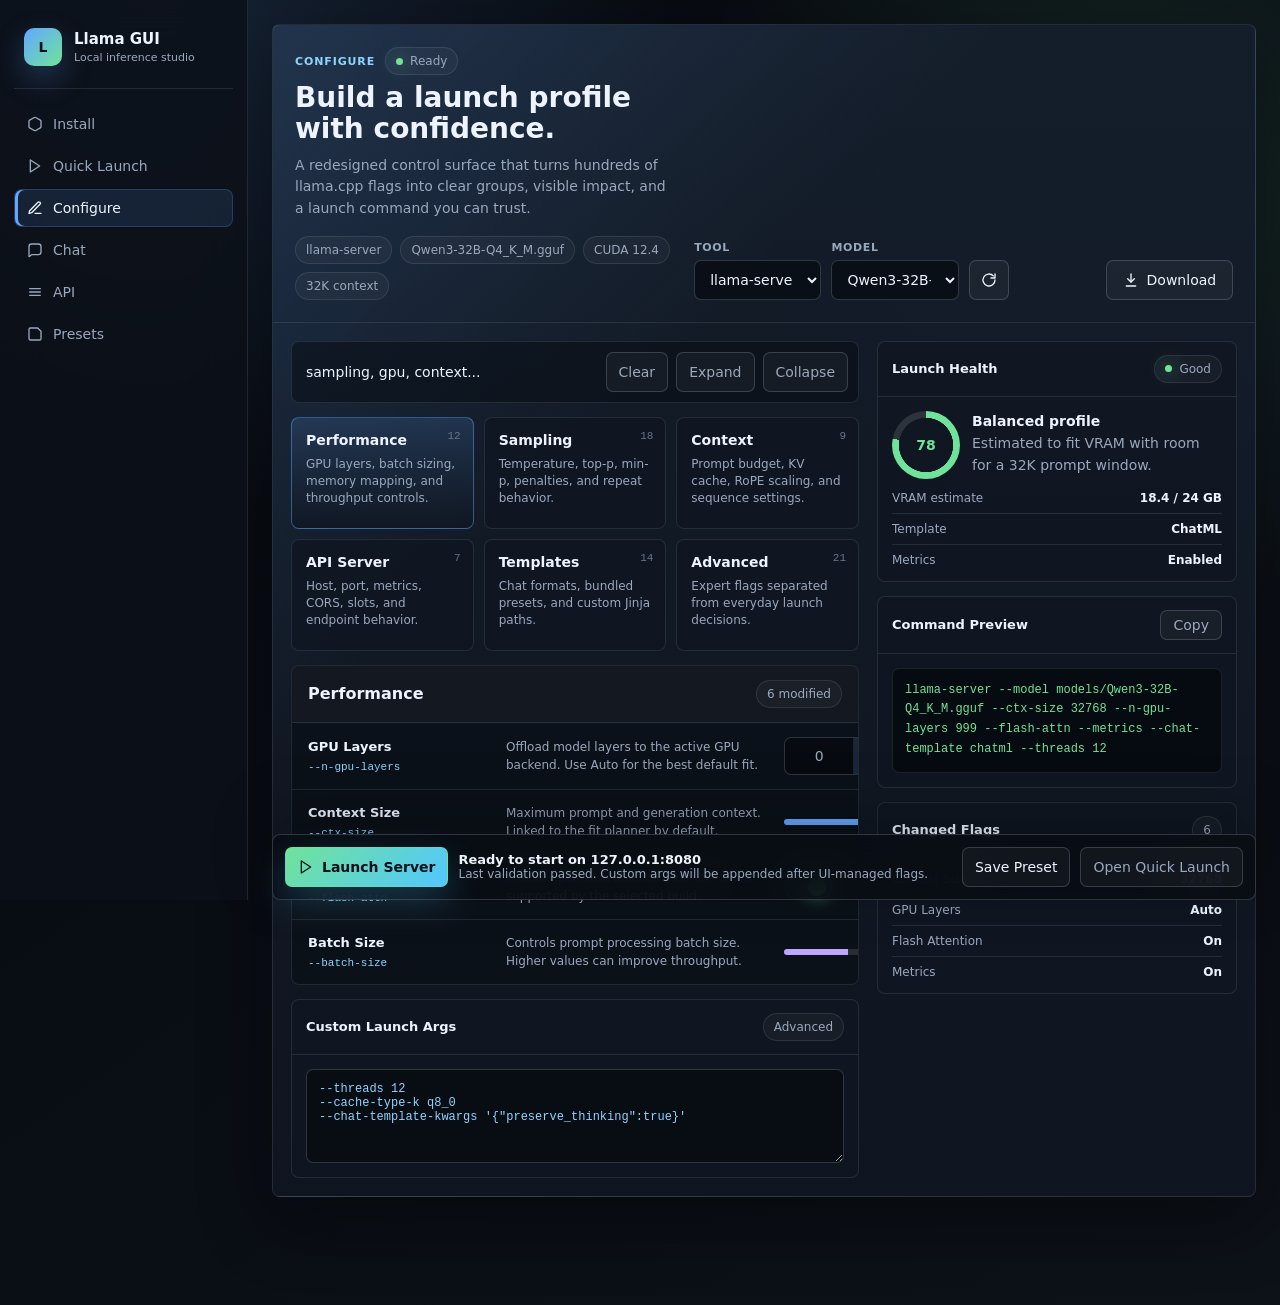
<file: docs/mockups/configure-tab-redesign.html>
<!doctype html>
<html lang="en">
<head>
  <meta charset="utf-8" />
  <meta name="viewport" content="width=device-width, initial-scale=1" />
  <title>Llama GUI Configure Redesign Mockup</title>
  <style>
    :root {
      --bg: #090d14;
      --panel: #101722;
      --panel-2: #151e2b;
      --panel-3: #1b2635;
      --ink: #eef4ff;
      --muted: #9aa8be;
      --faint: #69758a;
      --line: rgba(226, 238, 255, 0.1);
      --line-strong: rgba(226, 238, 255, 0.18);
      --blue: #63a7ff;
      --blue-2: #8fd4ff;
      --green: #70e39a;
      --yellow: #f2ca66;
      --red: #ff6f91;
      --violet: #bfa5ff;
      --shadow: 0 20px 70px rgba(0, 0, 0, 0.42);
      --mono: "JetBrains Mono", "Cascadia Code", Consolas, monospace;
      --font: Inter, ui-sans-serif, system-ui, -apple-system, BlinkMacSystemFont, "Segoe UI", sans-serif;
    }

    * { box-sizing: border-box; }
    body {
      margin: 0;
      min-height: 100vh;
      background:
        radial-gradient(circle at 12% 0%, rgba(99, 167, 255, 0.16), transparent 30%),
        radial-gradient(circle at 88% 14%, rgba(112, 227, 154, 0.12), transparent 28%),
        linear-gradient(145deg, #070a10 0%, var(--bg) 48%, #0d1118 100%);
      color: var(--ink);
      font-family: var(--font);
      font-size: 14px;
      letter-spacing: 0;
    }

    button, input, select, textarea { font: inherit; }
    button { cursor: pointer; }

    .shell {
      display: grid;
      grid-template-columns: 248px minmax(0, 1fr);
      min-height: 100vh;
    }

    .sidebar {
      border-right: 1px solid var(--line);
      background: rgba(12, 17, 25, 0.86);
      backdrop-filter: blur(22px);
      padding: 20px 14px;
      position: sticky;
      top: 0;
      height: 100vh;
    }

    .brand {
      display: flex;
      align-items: center;
      gap: 12px;
      padding: 8px 10px 22px;
      border-bottom: 1px solid var(--line);
      margin-bottom: 16px;
    }

    .mark {
      width: 38px;
      height: 38px;
      border-radius: 10px;
      background: linear-gradient(135deg, var(--blue), var(--green));
      box-shadow: 0 12px 30px rgba(99, 167, 255, 0.25);
      display: grid;
      place-items: center;
      color: #061019;
      font-weight: 900;
    }

    .brand strong { display: block; font-size: 15px; }
    .brand span { color: var(--muted); font-size: 11px; }

    .nav {
      display: grid;
      gap: 4px;
    }

    .nav button {
      display: flex;
      align-items: center;
      gap: 10px;
      width: 100%;
      padding: 10px 12px;
      color: var(--muted);
      background: transparent;
      border: 1px solid transparent;
      border-radius: 8px;
      text-align: left;
    }

    .nav button.active {
      color: var(--ink);
      background: rgba(99, 167, 255, 0.12);
      border-color: rgba(99, 167, 255, 0.22);
      box-shadow: inset 3px 0 0 var(--blue);
    }

    .main {
      padding: 24px;
      min-width: 0;
    }

    .hero {
      border: 1px solid var(--line);
      border-radius: 8px;
      background:
        linear-gradient(135deg, rgba(99, 167, 255, 0.16), transparent 34%),
        linear-gradient(180deg, rgba(21, 30, 43, 0.96), rgba(15, 22, 33, 0.96));
      box-shadow: var(--shadow);
      overflow: hidden;
    }

    .topbar {
      display: grid;
      grid-template-columns: minmax(260px, 1.4fr) minmax(420px, 2fr);
      gap: 22px;
      padding: 22px;
      border-bottom: 1px solid var(--line);
    }

    .title-row {
      display: flex;
      align-items: center;
      gap: 10px;
      margin-bottom: 8px;
    }

    .eyebrow {
      color: var(--blue-2);
      text-transform: uppercase;
      font-size: 11px;
      font-weight: 750;
      letter-spacing: 0.08em;
    }

    h1 {
      margin: 0;
      font-size: 28px;
      line-height: 1.1;
      letter-spacing: 0;
    }

    .subtitle {
      color: var(--muted);
      max-width: 620px;
      margin: 10px 0 0;
      line-height: 1.55;
    }

    .status-strip {
      display: flex;
      flex-wrap: wrap;
      gap: 8px;
      margin-top: 16px;
    }

    .pill {
      display: inline-flex;
      align-items: center;
      gap: 7px;
      height: 28px;
      padding: 0 10px;
      border: 1px solid var(--line);
      border-radius: 999px;
      color: var(--muted);
      background: rgba(255, 255, 255, 0.035);
      font-size: 12px;
      white-space: nowrap;
    }

    .dot {
      width: 7px;
      height: 7px;
      border-radius: 50%;
      background: var(--green);
      box-shadow: 0 0 18px rgba(112, 227, 154, 0.8);
    }

    .control-board {
      display: grid;
      grid-template-columns: repeat(4, minmax(0, 1fr));
      gap: 10px;
      align-items: end;
    }

    .field {
      display: grid;
      gap: 6px;
      min-width: 0;
    }

    label {
      color: var(--muted);
      font-size: 11px;
      font-weight: 700;
      text-transform: uppercase;
      letter-spacing: 0.06em;
    }

    select, input, textarea {
      width: 100%;
      color: var(--ink);
      background: rgba(7, 10, 16, 0.7);
      border: 1px solid var(--line-strong);
      border-radius: 7px;
      outline: none;
    }

    select, input { height: 40px; padding: 0 11px; }
    textarea { min-height: 94px; padding: 12px; resize: vertical; }

    .btn {
      height: 40px;
      border: 1px solid var(--line-strong);
      border-radius: 7px;
      background: rgba(255, 255, 255, 0.04);
      color: var(--ink);
      display: inline-flex;
      align-items: center;
      justify-content: center;
      gap: 8px;
      padding: 0 12px;
      white-space: nowrap;
    }

    .btn.primary {
      border-color: rgba(112, 227, 154, 0.45);
      background: linear-gradient(135deg, var(--green), #52c7ff);
      color: #061019;
      font-weight: 800;
      box-shadow: 0 14px 34px rgba(82, 199, 255, 0.22);
    }

    .btn.ghost { color: var(--muted); }
    .btn.icon { width: 40px; padding: 0; }

    .content {
      display: grid;
      grid-template-columns: minmax(0, 1fr) 360px;
      gap: 18px;
      padding: 18px;
    }

    .workbench {
      display: grid;
      gap: 14px;
      min-width: 0;
    }

    .searchbar {
      display: grid;
      grid-template-columns: minmax(0, 1fr) auto auto auto;
      gap: 8px;
      align-items: center;
      padding: 10px;
      border: 1px solid var(--line);
      border-radius: 8px;
      background: rgba(9, 13, 20, 0.55);
    }

    .searchbar input {
      border: 0;
      background: transparent;
      height: 34px;
      padding-left: 4px;
    }

    .category-grid {
      display: grid;
      grid-template-columns: repeat(3, minmax(0, 1fr));
      gap: 10px;
    }

    .category {
      border: 1px solid var(--line);
      border-radius: 8px;
      background: rgba(16, 23, 34, 0.86);
      padding: 14px;
      min-height: 112px;
      position: relative;
      overflow: hidden;
    }

    .category.active {
      border-color: rgba(99, 167, 255, 0.45);
      background: linear-gradient(180deg, rgba(99, 167, 255, 0.16), rgba(16, 23, 34, 0.86));
    }

    .category h3 {
      margin: 0 0 8px;
      font-size: 14px;
    }

    .category p {
      margin: 0;
      color: var(--muted);
      line-height: 1.45;
      font-size: 12px;
    }

    .category .count {
      position: absolute;
      top: 12px;
      right: 12px;
      color: var(--faint);
      font-size: 11px;
      font-family: var(--mono);
    }

    .flag-panel {
      border: 1px solid var(--line);
      border-radius: 8px;
      overflow: hidden;
      background: rgba(11, 16, 24, 0.78);
    }

    .flag-panel-header {
      display: flex;
      align-items: center;
      justify-content: space-between;
      gap: 12px;
      padding: 14px 16px;
      border-bottom: 1px solid var(--line);
      background: rgba(255, 255, 255, 0.03);
    }

    .flag-panel-header h2 {
      margin: 0;
      font-size: 16px;
    }

    .flag-table {
      display: grid;
    }

    .flag-row {
      display: grid;
      grid-template-columns: minmax(180px, 0.9fr) minmax(260px, 1.2fr) minmax(210px, 0.75fr);
      gap: 18px;
      align-items: center;
      padding: 14px 16px;
      border-bottom: 1px solid var(--line);
    }

    .flag-row:last-child { border-bottom: 0; }

    .flag-name strong {
      display: block;
      margin-bottom: 3px;
      font-size: 13px;
    }

    .flag-name code {
      color: var(--blue-2);
      font-family: var(--mono);
      font-size: 11px;
    }

    .flag-desc {
      color: var(--muted);
      font-size: 12px;
      line-height: 1.5;
    }

    .segmented {
      display: grid;
      grid-template-columns: repeat(3, 1fr);
      border: 1px solid var(--line-strong);
      border-radius: 7px;
      overflow: hidden;
      background: rgba(6, 9, 14, 0.62);
    }

    .segmented button {
      height: 36px;
      border: 0;
      border-right: 1px solid var(--line);
      background: transparent;
      color: var(--muted);
    }

    .segmented button:last-child { border-right: 0; }
    .segmented .selected { background: rgba(99, 167, 255, 0.18); color: var(--ink); }

    .range {
      display: grid;
      grid-template-columns: 1fr 54px;
      gap: 10px;
      align-items: center;
    }

    .slider {
      height: 6px;
      border-radius: 999px;
      background: linear-gradient(90deg, var(--blue) 0 62%, rgba(255, 255, 255, 0.12) 62%);
    }

    .value {
      font-family: var(--mono);
      color: var(--ink);
      font-size: 12px;
      text-align: right;
    }

    .switch {
      width: 48px;
      height: 26px;
      border-radius: 999px;
      border: 1px solid rgba(112, 227, 154, 0.4);
      background: rgba(112, 227, 154, 0.16);
      padding: 3px;
      justify-self: start;
    }

    .knob {
      width: 18px;
      height: 18px;
      border-radius: 50%;
      background: var(--green);
      margin-left: 20px;
      box-shadow: 0 0 18px rgba(112, 227, 154, 0.7);
    }

    .side {
      display: grid;
      gap: 14px;
      align-content: start;
    }

    .card {
      border: 1px solid var(--line);
      border-radius: 8px;
      background: rgba(16, 23, 34, 0.82);
      overflow: hidden;
    }

    .card-head {
      display: flex;
      align-items: center;
      justify-content: space-between;
      padding: 13px 14px;
      border-bottom: 1px solid var(--line);
    }

    .card-head h3 {
      margin: 0;
      font-size: 13px;
    }

    .card-body {
      padding: 14px;
      display: grid;
      gap: 12px;
    }

    .score {
      display: grid;
      grid-template-columns: 68px 1fr;
      gap: 12px;
      align-items: center;
    }

    .ring {
      width: 68px;
      height: 68px;
      border-radius: 50%;
      background:
        radial-gradient(circle at center, #101722 0 56%, transparent 57%),
        conic-gradient(var(--green) 0 78%, rgba(255, 255, 255, 0.12) 78% 100%);
      display: grid;
      place-items: center;
      font-weight: 850;
      color: var(--green);
    }

    .mini-list {
      display: grid;
      gap: 8px;
      color: var(--muted);
      font-size: 12px;
    }

    .mini-row {
      display: flex;
      justify-content: space-between;
      gap: 12px;
      border-bottom: 1px solid var(--line);
      padding-bottom: 8px;
    }

    .mini-row:last-child {
      border-bottom: 0;
      padding-bottom: 0;
    }

    .mini-row strong { color: var(--ink); font-weight: 700; }

    .command {
      font-family: var(--mono);
      color: var(--green);
      font-size: 12px;
      line-height: 1.65;
      background: rgba(3, 6, 10, 0.66);
      border: 1px solid var(--line);
      border-radius: 7px;
      padding: 12px;
      word-break: break-word;
    }

    .args textarea {
      font-family: var(--mono);
      color: var(--blue-2);
      font-size: 12px;
    }

    .footer-launch {
      position: sticky;
      bottom: 0;
      display: grid;
      grid-template-columns: auto minmax(0, 1fr) auto auto;
      gap: 10px;
      align-items: center;
      margin-top: 18px;
      padding: 12px;
      border: 1px solid var(--line-strong);
      border-radius: 8px;
      background: rgba(9, 13, 20, 0.88);
      backdrop-filter: blur(22px);
      box-shadow: 0 -18px 60px rgba(0, 0, 0, 0.25);
    }

    .launch-copy {
      min-width: 0;
      color: var(--muted);
      font-size: 12px;
    }

    .launch-copy strong {
      display: block;
      color: var(--ink);
      font-size: 13px;
    }

    svg { width: 16px; height: 16px; stroke: currentColor; stroke-width: 2; fill: none; stroke-linecap: round; stroke-linejoin: round; }

    @media (max-width: 1120px) {
      .shell { grid-template-columns: 1fr; }
      .sidebar { display: none; }
      .topbar, .content { grid-template-columns: 1fr; }
      .control-board, .category-grid { grid-template-columns: repeat(2, minmax(0, 1fr)); }
      .side { grid-template-columns: repeat(2, minmax(0, 1fr)); }
    }

    @media (max-width: 760px) {
      .main { padding: 12px; }
      .control-board, .category-grid, .side, .searchbar, .flag-row, .footer-launch { grid-template-columns: 1fr; }
      .hero { border-radius: 7px; }
      h1 { font-size: 24px; }
    }
  </style>
</head>
<body>
  <div class="shell">
    <aside class="sidebar">
      <div class="brand">
        <div class="mark">L</div>
        <div>
          <strong>Llama GUI</strong>
          <span>Local inference studio</span>
        </div>
      </div>
      <nav class="nav" aria-label="Primary">
        <button><svg viewBox="0 0 24 24"><path d="M21 16V8a2 2 0 0 0-1-1.73l-7-4a2 2 0 0 0-2 0l-7 4A2 2 0 0 0 3 8v8a2 2 0 0 0 1 1.73l7 4a2 2 0 0 0 2 0l7-4A2 2 0 0 0 21 16z"/></svg> Install</button>
        <button><svg viewBox="0 0 24 24"><polygon points="5 3 19 12 5 21 5 3"/></svg> Quick Launch</button>
        <button class="active"><svg viewBox="0 0 24 24"><path d="M12 20h9"/><path d="M16.5 3.5a2.12 2.12 0 0 1 3 3L7 19l-4 1 1-4Z"/></svg> Configure</button>
        <button><svg viewBox="0 0 24 24"><path d="M21 15a4 4 0 0 1-4 4H7l-4 3V7a4 4 0 0 1 4-4h10a4 4 0 0 1 4 4z"/></svg> Chat</button>
        <button><svg viewBox="0 0 24 24"><path d="M4 17h16"/><path d="M4 12h16"/><path d="M4 7h16"/></svg> API</button>
        <button><svg viewBox="0 0 24 24"><path d="M19 21H5a2 2 0 0 1-2-2V5a2 2 0 0 1 2-2h11l5 5v11a2 2 0 0 1-2 2z"/></svg> Presets</button>
      </nav>
    </aside>

    <main class="main">
      <section class="hero" aria-label="Configure tab redesign mockup">
        <div class="topbar">
          <div>
            <div class="title-row">
              <span class="eyebrow">Configure</span>
              <span class="pill"><span class="dot"></span> Ready</span>
            </div>
            <h1>Build a launch profile with confidence.</h1>
            <p class="subtitle">A redesigned control surface that turns hundreds of llama.cpp flags into clear groups, visible impact, and a launch command you can trust.</p>
            <div class="status-strip">
              <span class="pill">llama-server</span>
              <span class="pill">Qwen3-32B-Q4_K_M.gguf</span>
              <span class="pill">CUDA 12.4</span>
              <span class="pill">32K context</span>
            </div>
          </div>

          <div class="control-board">
            <div class="field">
              <label for="tool">Tool</label>
              <select id="tool"><option>llama-server HTTP API</option><option>llama-cli Interactive Chat</option></select>
            </div>
            <div class="field">
              <label for="model">Model</label>
              <select id="model"><option>Qwen3-32B-Q4_K_M.gguf</option><option>Meta-Llama-3.1-8B-Instruct.gguf</option></select>
            </div>
            <button class="btn icon" aria-label="Refresh models"><svg viewBox="0 0 24 24"><path d="M21 12a9 9 0 1 1-2.64-6.36"/><path d="M21 3v6h-6"/></svg></button>
            <button class="btn"><svg viewBox="0 0 24 24"><path d="M12 3v12"/><path d="m7 10 5 5 5-5"/><path d="M5 21h14"/></svg> Download</button>
          </div>
        </div>

        <div class="content">
          <div class="workbench">
            <div class="searchbar">
              <input aria-label="Search flags" value="sampling, gpu, context..." />
              <button class="btn ghost">Clear</button>
              <button class="btn ghost">Expand</button>
              <button class="btn ghost">Collapse</button>
            </div>

            <div class="category-grid">
              <article class="category active">
                <span class="count">12</span>
                <h3>Performance</h3>
                <p>GPU layers, batch sizing, memory mapping, and throughput controls.</p>
              </article>
              <article class="category">
                <span class="count">18</span>
                <h3>Sampling</h3>
                <p>Temperature, top-p, min-p, penalties, and repeat behavior.</p>
              </article>
              <article class="category">
                <span class="count">9</span>
                <h3>Context</h3>
                <p>Prompt budget, KV cache, RoPE scaling, and sequence settings.</p>
              </article>
              <article class="category">
                <span class="count">7</span>
                <h3>API Server</h3>
                <p>Host, port, metrics, CORS, slots, and endpoint behavior.</p>
              </article>
              <article class="category">
                <span class="count">14</span>
                <h3>Templates</h3>
                <p>Chat formats, bundled presets, and custom Jinja paths.</p>
              </article>
              <article class="category">
                <span class="count">21</span>
                <h3>Advanced</h3>
                <p>Expert flags separated from everyday launch decisions.</p>
              </article>
            </div>

            <section class="flag-panel">
              <div class="flag-panel-header">
                <h2>Performance</h2>
                <span class="pill">6 modified</span>
              </div>
              <div class="flag-table">
                <div class="flag-row">
                  <div class="flag-name"><strong>GPU Layers</strong><code>--n-gpu-layers</code></div>
                  <div class="flag-desc">Offload model layers to the active GPU backend. Use Auto for the best default fit.</div>
                  <div class="segmented"><button>0</button><button class="selected">Auto</button><button>All</button></div>
                </div>
                <div class="flag-row">
                  <div class="flag-name"><strong>Context Size</strong><code>--ctx-size</code></div>
                  <div class="flag-desc">Maximum prompt and generation context. Linked to the fit planner by default.</div>
                  <div class="range"><div class="slider"></div><div class="value">32768</div></div>
                </div>
                <div class="flag-row">
                  <div class="flag-name"><strong>Flash Attention</strong><code>--flash-attn</code></div>
                  <div class="flag-desc">Enable optimized attention kernels when supported by the selected build.</div>
                  <div class="switch" aria-label="Flash attention enabled"><div class="knob"></div></div>
                </div>
                <div class="flag-row">
                  <div class="flag-name"><strong>Batch Size</strong><code>--batch-size</code></div>
                  <div class="flag-desc">Controls prompt processing batch size. Higher values can improve throughput.</div>
                  <div class="range"><div class="slider" style="background:linear-gradient(90deg,var(--violet) 0 44%,rgba(255,255,255,.12) 44%)"></div><div class="value">1024</div></div>
                </div>
              </div>
            </section>

            <section class="card args">
              <div class="card-head">
                <h3>Custom Launch Args</h3>
                <span class="pill">Advanced</span>
              </div>
              <div class="card-body">
                <textarea spellcheck="false">--threads 12
--cache-type-k q8_0
--chat-template-kwargs '{"preserve_thinking":true}'</textarea>
              </div>
            </section>
          </div>

          <aside class="side">
            <section class="card">
              <div class="card-head">
                <h3>Launch Health</h3>
                <span class="pill"><span class="dot"></span> Good</span>
              </div>
              <div class="card-body">
                <div class="score">
                  <div class="ring">78</div>
                  <div>
                    <strong>Balanced profile</strong>
                    <p class="subtitle" style="margin:4px 0 0">Estimated to fit VRAM with room for a 32K prompt window.</p>
                  </div>
                </div>
                <div class="mini-list">
                  <div class="mini-row"><span>VRAM estimate</span><strong>18.4 / 24 GB</strong></div>
                  <div class="mini-row"><span>Template</span><strong>ChatML</strong></div>
                  <div class="mini-row"><span>Metrics</span><strong>Enabled</strong></div>
                </div>
              </div>
            </section>

            <section class="card">
              <div class="card-head">
                <h3>Command Preview</h3>
                <button class="btn ghost" style="height:30px">Copy</button>
              </div>
              <div class="card-body">
                <div class="command">llama-server --model models/Qwen3-32B-Q4_K_M.gguf --ctx-size 32768 --n-gpu-layers 999 --flash-attn --metrics --chat-template chatml --threads 12</div>
              </div>
            </section>

            <section class="card">
              <div class="card-head">
                <h3>Changed Flags</h3>
                <span class="pill">6</span>
              </div>
              <div class="card-body mini-list">
                <div class="mini-row"><span>Context Size</span><strong>32768</strong></div>
                <div class="mini-row"><span>GPU Layers</span><strong>Auto</strong></div>
                <div class="mini-row"><span>Flash Attention</span><strong>On</strong></div>
                <div class="mini-row"><span>Metrics</span><strong>On</strong></div>
              </div>
            </section>
          </aside>
        </div>
      </section>

      <div class="footer-launch">
        <button class="btn primary"><svg viewBox="0 0 24 24"><polygon points="5 3 19 12 5 21 5 3"/></svg> Launch Server</button>
        <div class="launch-copy">
          <strong>Ready to start on 127.0.0.1:8080</strong>
          Last validation passed. Custom args will be appended after UI-managed flags.
        </div>
        <button class="btn">Save Preset</button>
        <button class="btn ghost">Open Quick Launch</button>
      </div>
    </main>
  </div>
</body>
</html>
</file>
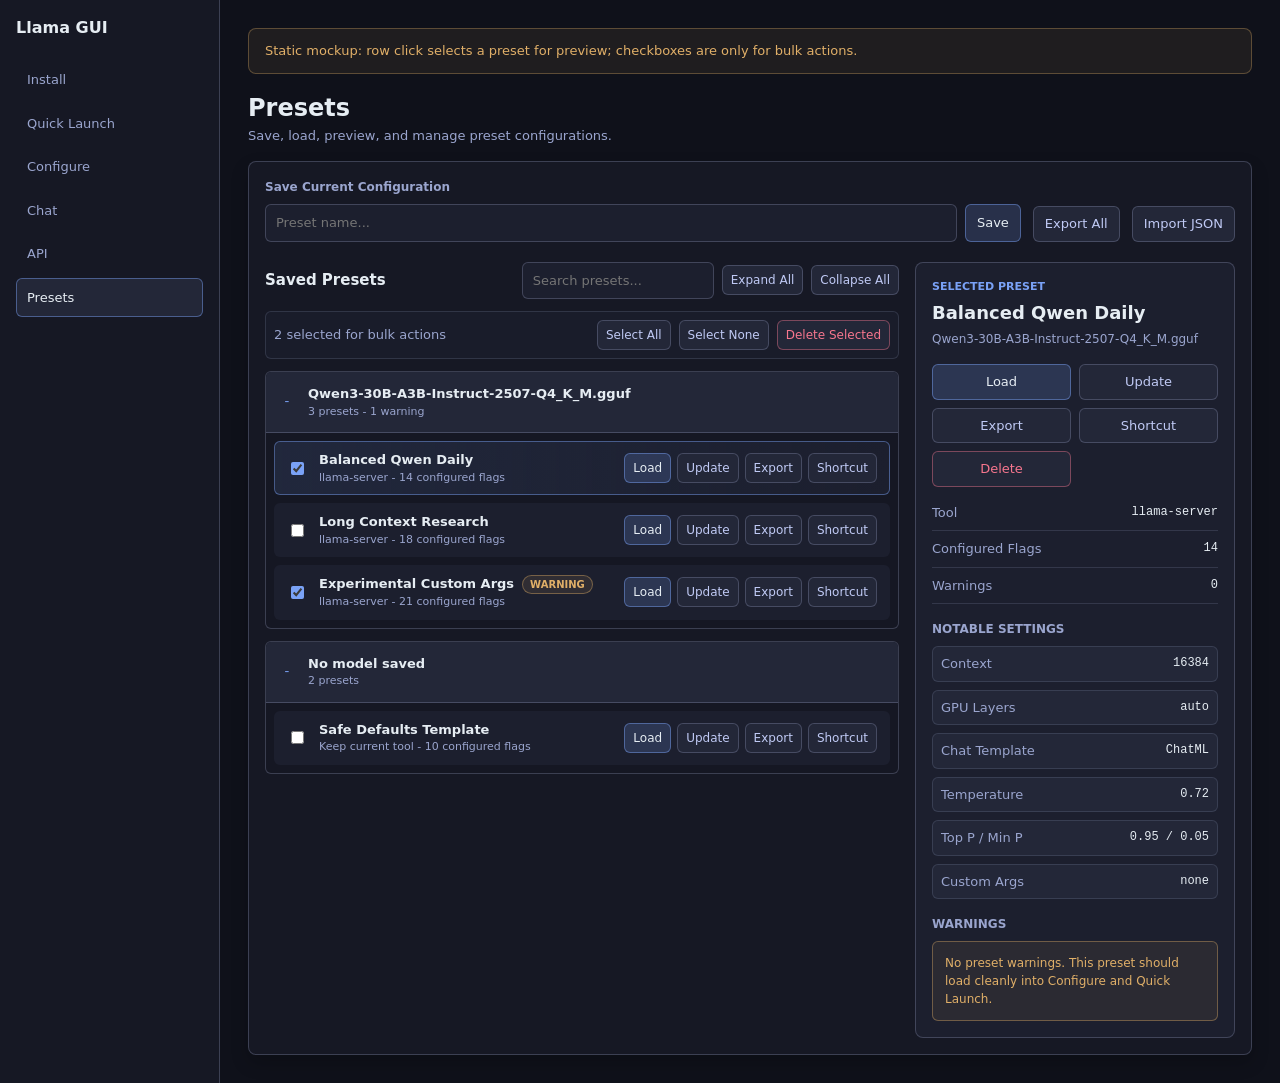
<file: docs/mockups/presets-ui-improvements.html>
<!doctype html>
<html lang="en">
<head>
    <meta charset="utf-8" />
    <meta name="viewport" content="width=device-width, initial-scale=1" />
    <title>Llama GUI Presets UI Improvements Mockup</title>
    <style>
        :root {
            --bg-base: #0f111a;
            --bg-surface: #161824;
            --bg-raised: #1c1f2e;
            --bg-elevated: #232738;
            --bg-hover: #2a2e42;
            --border: rgba(169, 177, 214, 0.16);
            --border-strong: rgba(169, 177, 214, 0.26);
            --fg: #c0caf5;
            --fg-bright: #e6edf3;
            --fg-muted: #9aa5ce;
            --fg-faint: #6f789d;
            --accent: #7aa2f7;
            --accent-border: rgba(122, 162, 247, 0.45);
            --green: #9ece6a;
            --yellow: #e0af68;
            --red: #f7768e;
            --radius-sm: 6px;
            --radius-md: 8px;
            --shadow-sm: 0 8px 18px rgba(0, 0, 0, 0.2);
            --font: "Segoe UI", system-ui, sans-serif;
            --mono: "Cascadia Code", Consolas, monospace;
            --space-1: 4px;
            --space-2: 8px;
            --space-3: 12px;
            --space-4: 16px;
            --space-5: 20px;
        }

        * { box-sizing: border-box; }
        body {
            margin: 0;
            min-height: 100vh;
            background: var(--bg-base);
            color: var(--fg);
            font: 13px/1.5 var(--font);
        }

        .app-shell {
            display: grid;
            grid-template-columns: 220px minmax(0, 1fr);
            min-height: 100vh;
        }

        .sidebar {
            background: var(--bg-surface);
            border-right: 1px solid var(--border-strong);
            padding: var(--space-4);
        }

        .brand {
            margin-bottom: var(--space-5);
            color: var(--fg-bright);
            font-size: 16px;
            font-weight: 700;
        }

        .nav-item {
            display: block;
            width: 100%;
            margin-bottom: var(--space-1);
            padding: 9px 10px;
            border: 1px solid transparent;
            border-radius: var(--radius-sm);
            background: transparent;
            color: var(--fg-muted);
            text-align: left;
            font: inherit;
        }

        .nav-item.active {
            background: var(--bg-elevated);
            border-color: var(--accent-border);
            color: var(--fg-bright);
        }

        main {
            padding: 28px;
            overflow: auto;
        }

        .mockup-banner {
            margin-bottom: var(--space-4);
            padding: var(--space-3) var(--space-4);
            border: 1px solid rgba(224, 175, 104, 0.32);
            border-radius: var(--radius-md);
            background: rgba(224, 175, 104, 0.08);
            color: var(--yellow);
        }

        .page-header {
            display: flex;
            justify-content: space-between;
            gap: var(--space-4);
            margin-bottom: var(--space-4);
        }

        .page-title {
            color: var(--fg-bright);
            font-size: 24px;
            font-weight: 750;
        }

        .page-title-sub { color: var(--fg-muted); }

        .btn {
            border: 1px solid var(--border-strong);
            border-radius: var(--radius-sm);
            background: var(--bg-elevated);
            color: var(--fg);
            padding: 7px 11px;
            font: inherit;
            white-space: nowrap;
        }

        .btn.primary {
            background: rgba(122, 162, 247, 0.18);
            border-color: var(--accent-border);
            color: var(--fg-bright);
        }

        .btn.danger {
            border-color: rgba(247, 118, 142, 0.42);
            color: var(--red);
        }

        .btn.small { padding: 5px 8px; font-size: 12px; }

        input[type="text"] {
            min-width: 0;
            border: 1px solid var(--border-strong);
            border-radius: var(--radius-sm);
            background: var(--bg-raised);
            color: var(--fg);
            padding: 8px 10px;
            font: inherit;
        }

        input[type="checkbox"] { accent-color: var(--accent); }

        .presets-card {
            border: 1px solid var(--border-strong);
            border-radius: var(--radius-md);
            background: var(--bg-surface);
            box-shadow: var(--shadow-sm);
            padding: var(--space-4);
        }

        .presets-toolbar {
            display: grid;
            grid-template-columns: minmax(280px, 1fr) auto auto;
            gap: var(--space-3);
            align-items: end;
            margin-bottom: var(--space-5);
        }

        .field-label {
            display: block;
            margin-bottom: var(--space-2);
            color: var(--fg-muted);
            font-size: 12px;
            font-weight: 700;
        }

        .input-row {
            display: flex;
            gap: var(--space-2);
        }

        .input-row input { flex: 1; }

        .presets-workspace {
            display: grid;
            grid-template-columns: minmax(420px, 1fr) 320px;
            gap: var(--space-4);
            align-items: start;
            max-width: 2048px;
            margin: 0 auto;
        }

        .presets-main,
        .preset-inspector {
            min-width: 0;
        }

        .list-header,
        .bulk-bar {
            display: flex;
            align-items: center;
            justify-content: space-between;
            gap: var(--space-3);
            flex-wrap: wrap;
            margin-bottom: var(--space-3);
        }

        .list-header h2 {
            margin: 0;
            color: var(--fg-bright);
            font-size: 15px;
        }

        .list-actions,
        .bulk-actions {
            display: flex;
            gap: var(--space-2);
            align-items: center;
            flex-wrap: wrap;
        }

        .bulk-bar {
            padding: var(--space-2);
            border: 1px solid var(--border);
            border-radius: var(--radius-sm);
            background: rgba(28, 31, 46, 0.65);
            color: var(--fg-muted);
        }

        .preset-group {
            margin-bottom: var(--space-3);
            overflow: hidden;
            border: 1px solid var(--border-strong);
            border-radius: var(--radius-sm);
            background: rgba(22, 24, 36, 0.52);
        }

        .preset-group-header {
            display: flex;
            gap: var(--space-3);
            align-items: center;
            padding: var(--space-3);
            border-bottom: 1px solid var(--border-strong);
            background: var(--bg-elevated);
        }

        .chevron {
            width: 18px;
            color: var(--accent);
            font-family: var(--mono);
            text-align: center;
        }

        .group-title { color: var(--fg-bright); font-weight: 700; }
        .group-meta { color: var(--fg-muted); font-size: 11px; }

        .preset-group-list {
            display: grid;
            gap: var(--space-2);
            padding: var(--space-2);
        }

        .preset-row {
            display: grid;
            grid-template-columns: auto minmax(0, 1fr) auto;
            gap: var(--space-3);
            align-items: center;
            padding: var(--space-2) var(--space-3);
            border: 1px solid transparent;
            border-radius: var(--radius-sm);
            background: var(--bg-raised);
        }

        .preset-row.selected {
            border-color: var(--accent-border);
            background: linear-gradient(90deg, rgba(122, 162, 247, 0.12), var(--bg-raised));
        }

        .preset-name {
            color: var(--fg-bright);
            font-weight: 700;
            overflow-wrap: anywhere;
        }

        .preset-meta {
            color: var(--fg-muted);
            font-size: 11px;
        }

        .row-actions {
            display: flex;
            gap: 6px;
            flex-wrap: wrap;
            justify-content: flex-end;
        }

        .warning-pill {
            display: inline-flex;
            margin-left: var(--space-2);
            padding: 1px 7px;
            border: 1px solid rgba(224, 175, 104, 0.4);
            border-radius: 999px;
            background: rgba(224, 175, 104, 0.1);
            color: var(--yellow);
            font-size: 10px;
            font-weight: 700;
            text-transform: uppercase;
        }

        .preset-inspector {
            position: sticky;
            top: 20px;
            border: 1px solid var(--border-strong);
            border-radius: var(--radius-md);
            background: var(--bg-raised);
            padding: var(--space-4);
        }

        .inspector-kicker {
            color: var(--accent);
            font-size: 11px;
            font-weight: 800;
            text-transform: uppercase;
        }

        .inspector-title {
            margin-top: var(--space-1);
            color: var(--fg-bright);
            font-size: 18px;
            font-weight: 750;
            overflow-wrap: anywhere;
        }

        .inspector-subtitle {
            margin-top: var(--space-1);
            color: var(--fg-muted);
            font-size: 12px;
            overflow-wrap: anywhere;
        }

        .inspector-actions {
            display: grid;
            grid-template-columns: 1fr 1fr;
            gap: var(--space-2);
            margin: var(--space-4) 0;
        }

        .detail-grid {
            display: grid;
            gap: var(--space-2);
            margin-bottom: var(--space-4);
        }

        .detail-row {
            display: flex;
            justify-content: space-between;
            gap: var(--space-3);
            padding-bottom: var(--space-2);
            border-bottom: 1px solid var(--border);
        }

        .detail-label { color: var(--fg-muted); }
        .detail-value {
            color: var(--fg-bright);
            font-family: var(--mono);
            font-size: 12px;
            text-align: right;
        }

        .section-title {
            margin: var(--space-4) 0 var(--space-2);
            color: var(--fg-muted);
            font-size: 12px;
            font-weight: 800;
            text-transform: uppercase;
        }

        .settings-list {
            display: grid;
            gap: var(--space-2);
        }

        .setting-chip {
            display: flex;
            justify-content: space-between;
            gap: var(--space-3);
            padding: 7px 8px;
            border: 1px solid var(--border);
            border-radius: var(--radius-sm);
            background: var(--bg-elevated);
        }

        .setting-chip span:first-child { color: var(--fg-muted); }
        .setting-chip span:last-child {
            color: var(--fg-bright);
            font-family: var(--mono);
            font-size: 12px;
            text-align: right;
        }

        .warning-box {
            border: 1px solid rgba(224, 175, 104, 0.38);
            border-radius: var(--radius-sm);
            background: rgba(224, 175, 104, 0.08);
            color: var(--yellow);
            padding: var(--space-3);
            font-size: 12px;
        }

        @media (max-width: 980px) {
            .app-shell { grid-template-columns: 1fr; }
            .sidebar { display: none; }
            main { padding: var(--space-4); }
            .presets-toolbar { grid-template-columns: 1fr; }
            .presets-workspace { grid-template-columns: 1fr; }
            .preset-inspector { position: static; }
        }

        @media (max-width: 640px) {
            .page-header,
            .input-row,
            .preset-row {
                grid-template-columns: 1fr;
                flex-direction: column;
                align-items: stretch;
            }

            .preset-row { grid-template-columns: auto minmax(0, 1fr); }
            .row-actions { grid-column: 1 / -1; justify-content: flex-start; }
            .row-actions .btn { flex: 1 1 90px; }
            .inspector-actions { grid-template-columns: 1fr; }
        }
    </style>
</head>
<body>
    <div class="app-shell">
        <aside class="sidebar" aria-label="Mock navigation">
            <div class="brand">Llama GUI</div>
            <button class="nav-item">Install</button>
            <button class="nav-item">Quick Launch</button>
            <button class="nav-item">Configure</button>
            <button class="nav-item">Chat</button>
            <button class="nav-item">API</button>
            <button class="nav-item active">Presets</button>
        </aside>

        <main>
            <div class="mockup-banner">
                Static mockup: row click selects a preset for preview; checkboxes are only for bulk actions.
            </div>

            <div class="page-header">
                <div>
                    <div class="page-title">Presets</div>
                    <div class="page-title-sub">Save, load, preview, and manage preset configurations.</div>
                </div>
            </div>

            <section class="presets-card">
                <div class="presets-toolbar">
                    <div>
                        <label class="field-label" for="preset-name">Save Current Configuration</label>
                        <div class="input-row">
                            <input id="preset-name" type="text" value="" placeholder="Preset name..." />
                            <button class="btn primary">Save</button>
                        </div>
                    </div>
                    <button class="btn">Export All</button>
                    <button class="btn">Import JSON</button>
                </div>

                <div class="presets-workspace">
                    <div class="presets-main">
                        <div class="list-header">
                            <h2>Saved Presets</h2>
                            <div class="list-actions">
                                <input type="text" value="" placeholder="Search presets..." />
                                <button class="btn small">Expand All</button>
                                <button class="btn small">Collapse All</button>
                            </div>
                        </div>

                        <div class="bulk-bar">
                            <span>2 selected for bulk actions</span>
                            <div class="bulk-actions">
                                <button class="btn small">Select All</button>
                                <button class="btn small">Select None</button>
                                <button class="btn small danger">Delete Selected</button>
                            </div>
                        </div>

                        <section class="preset-group">
                            <div class="preset-group-header">
                                <span class="chevron">-</span>
                                <div>
                                    <div class="group-title">Qwen3-30B-A3B-Instruct-2507-Q4_K_M.gguf</div>
                                    <div class="group-meta">3 presets - 1 warning</div>
                                </div>
                            </div>
                            <div class="preset-group-list">
                                <article class="preset-row selected">
                                    <input type="checkbox" checked aria-label="Select Balanced Qwen preset" />
                                    <div>
                                        <div class="preset-name">Balanced Qwen Daily</div>
                                        <div class="preset-meta">llama-server - 14 configured flags</div>
                                    </div>
                                    <div class="row-actions">
                                        <button class="btn small primary">Load</button>
                                        <button class="btn small">Update</button>
                                        <button class="btn small">Export</button>
                                        <button class="btn small">Shortcut</button>
                                    </div>
                                </article>

                                <article class="preset-row">
                                    <input type="checkbox" aria-label="Select Long Context Qwen preset" />
                                    <div>
                                        <div class="preset-name">Long Context Research</div>
                                        <div class="preset-meta">llama-server - 18 configured flags</div>
                                    </div>
                                    <div class="row-actions">
                                        <button class="btn small primary">Load</button>
                                        <button class="btn small">Update</button>
                                        <button class="btn small">Export</button>
                                        <button class="btn small">Shortcut</button>
                                    </div>
                                </article>

                                <article class="preset-row">
                                    <input type="checkbox" checked aria-label="Select Experimental Qwen preset" />
                                    <div>
                                        <div class="preset-name">Experimental Custom Args<span class="warning-pill">Warning</span></div>
                                        <div class="preset-meta">llama-server - 21 configured flags</div>
                                    </div>
                                    <div class="row-actions">
                                        <button class="btn small primary">Load</button>
                                        <button class="btn small">Update</button>
                                        <button class="btn small">Export</button>
                                        <button class="btn small">Shortcut</button>
                                    </div>
                                </article>
                            </div>
                        </section>

                        <section class="preset-group">
                            <div class="preset-group-header">
                                <span class="chevron">-</span>
                                <div>
                                    <div class="group-title">No model saved</div>
                                    <div class="group-meta">2 presets</div>
                                </div>
                            </div>
                            <div class="preset-group-list">
                                <article class="preset-row">
                                    <input type="checkbox" aria-label="Select Safe Defaults preset" />
                                    <div>
                                        <div class="preset-name">Safe Defaults Template</div>
                                        <div class="preset-meta">Keep current tool - 10 configured flags</div>
                                    </div>
                                    <div class="row-actions">
                                        <button class="btn small primary">Load</button>
                                        <button class="btn small">Update</button>
                                        <button class="btn small">Export</button>
                                        <button class="btn small">Shortcut</button>
                                    </div>
                                </article>
                            </div>
                        </section>
                    </div>

                    <aside class="preset-inspector" aria-label="Selected preset details">
                        <div class="inspector-kicker">Selected Preset</div>
                        <div class="inspector-title">Balanced Qwen Daily</div>
                        <div class="inspector-subtitle">Qwen3-30B-A3B-Instruct-2507-Q4_K_M.gguf</div>

                        <div class="inspector-actions">
                            <button class="btn primary">Load</button>
                            <button class="btn">Update</button>
                            <button class="btn">Export</button>
                            <button class="btn">Shortcut</button>
                            <button class="btn danger">Delete</button>
                        </div>

                        <div class="detail-grid">
                            <div class="detail-row">
                                <span class="detail-label">Tool</span>
                                <span class="detail-value">llama-server</span>
                            </div>
                            <div class="detail-row">
                                <span class="detail-label">Configured Flags</span>
                                <span class="detail-value">14</span>
                            </div>
                            <div class="detail-row">
                                <span class="detail-label">Warnings</span>
                                <span class="detail-value">0</span>
                            </div>
                        </div>

                        <div class="section-title">Notable Settings</div>
                        <div class="settings-list">
                            <div class="setting-chip">
                                <span>Context</span>
                                <span>16384</span>
                            </div>
                            <div class="setting-chip">
                                <span>GPU Layers</span>
                                <span>auto</span>
                            </div>
                            <div class="setting-chip">
                                <span>Chat Template</span>
                                <span>ChatML</span>
                            </div>
                            <div class="setting-chip">
                                <span>Temperature</span>
                                <span>0.72</span>
                            </div>
                            <div class="setting-chip">
                                <span>Top P / Min P</span>
                                <span>0.95 / 0.05</span>
                            </div>
                            <div class="setting-chip">
                                <span>Custom Args</span>
                                <span>none</span>
                            </div>
                        </div>

                        <div class="section-title">Warnings</div>
                        <div class="warning-box">
                            No preset warnings. This preset should load cleanly into Configure and Quick Launch.
                        </div>
                    </aside>
                </div>
            </section>
        </main>
    </div>
</body>
</html>
</file>
